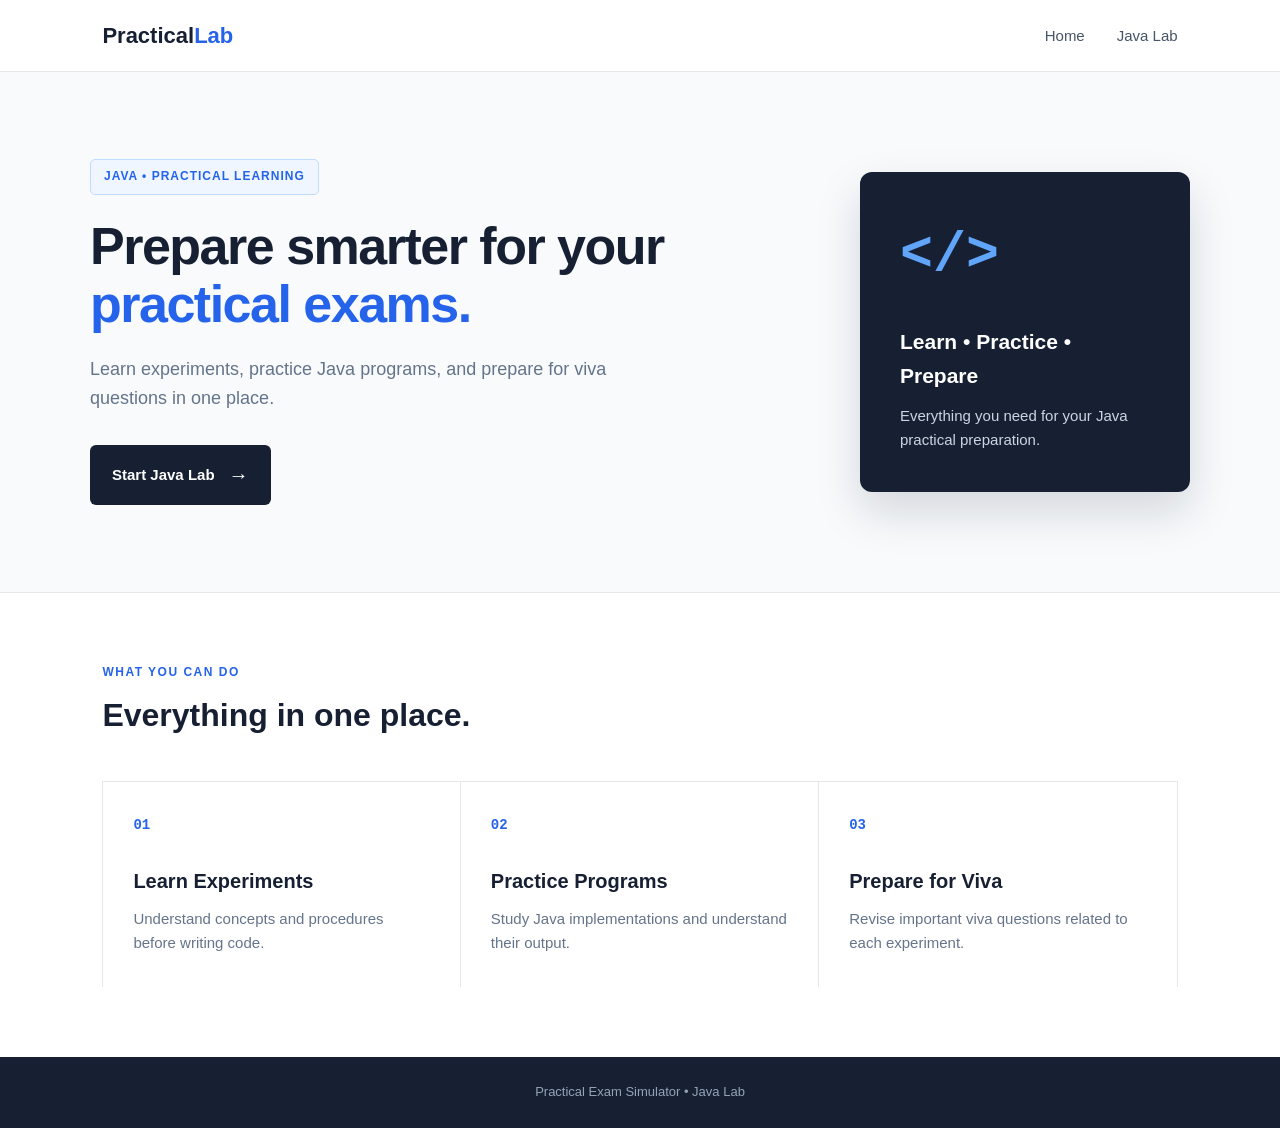
<file: index.html>
<!DOCTYPE html>
<html lang="en">

<head>
    <meta charset="UTF-8">
    <meta name="viewport" content="width=device-width, initial-scale=1.0">

    <title>Practical Exam Simulator</title>

    <link rel="stylesheet" href="style.css">
</head>

<body>

    <header class="navbar">
        <div class="logo">
            Practical<span>Lab</span>
        </div>

        <nav>
            <a href="index.html">Home</a>
            <a href="java_lab.html">Java Lab</a>
        </nav>
    </header>


    <main>

        <section class="hero">

            <div class="hero-content">

                <div class="tag">
                    JAVA • PRACTICAL LEARNING
                </div>

                <h1>
                    Prepare smarter for your
                    <span>practical exams.</span>
                </h1>

                <p>
                    Learn experiments, practice Java programs,
                    and prepare for viva questions in one place.
                </p>

                <a class="start-btn" href="java_lab.html">
                    Start Java Lab
                    <span>→</span>
                </a>

            </div>

            <div class="hero-box">
                <div class="code-symbol">&lt;/&gt;</div>

                <h3>Learn • Practice • Prepare</h3>

                <p>
                    Everything you need for your Java practical preparation.
                </p>
            </div>

        </section>


        <section class="features">

            <div class="section-heading">
                <p class="small-title">WHAT YOU CAN DO</p>
                <h2>Everything in one place.</h2>
            </div>


            <div class="feature-container">

                <div class="feature">
                    <div class="feature-number">01</div>
                    <h3>Learn Experiments</h3>
                    <p>
                        Understand concepts and procedures before writing code.
                    </p>
                </div>

                <div class="feature">
                    <div class="feature-number">02</div>
                    <h3>Practice Programs</h3>
                    <p>
                        Study Java implementations and understand their output.
                    </p>
                </div>

                <div class="feature">
                    <div class="feature-number">03</div>
                    <h3>Prepare for Viva</h3>
                    <p>
                        Revise important viva questions related to each experiment.
                    </p>
                </div>

            </div>

        </section>

    </main>


    <footer>
        <p>Practical Exam Simulator • Java Lab</p>
    </footer>

</body>

</html>
</file>
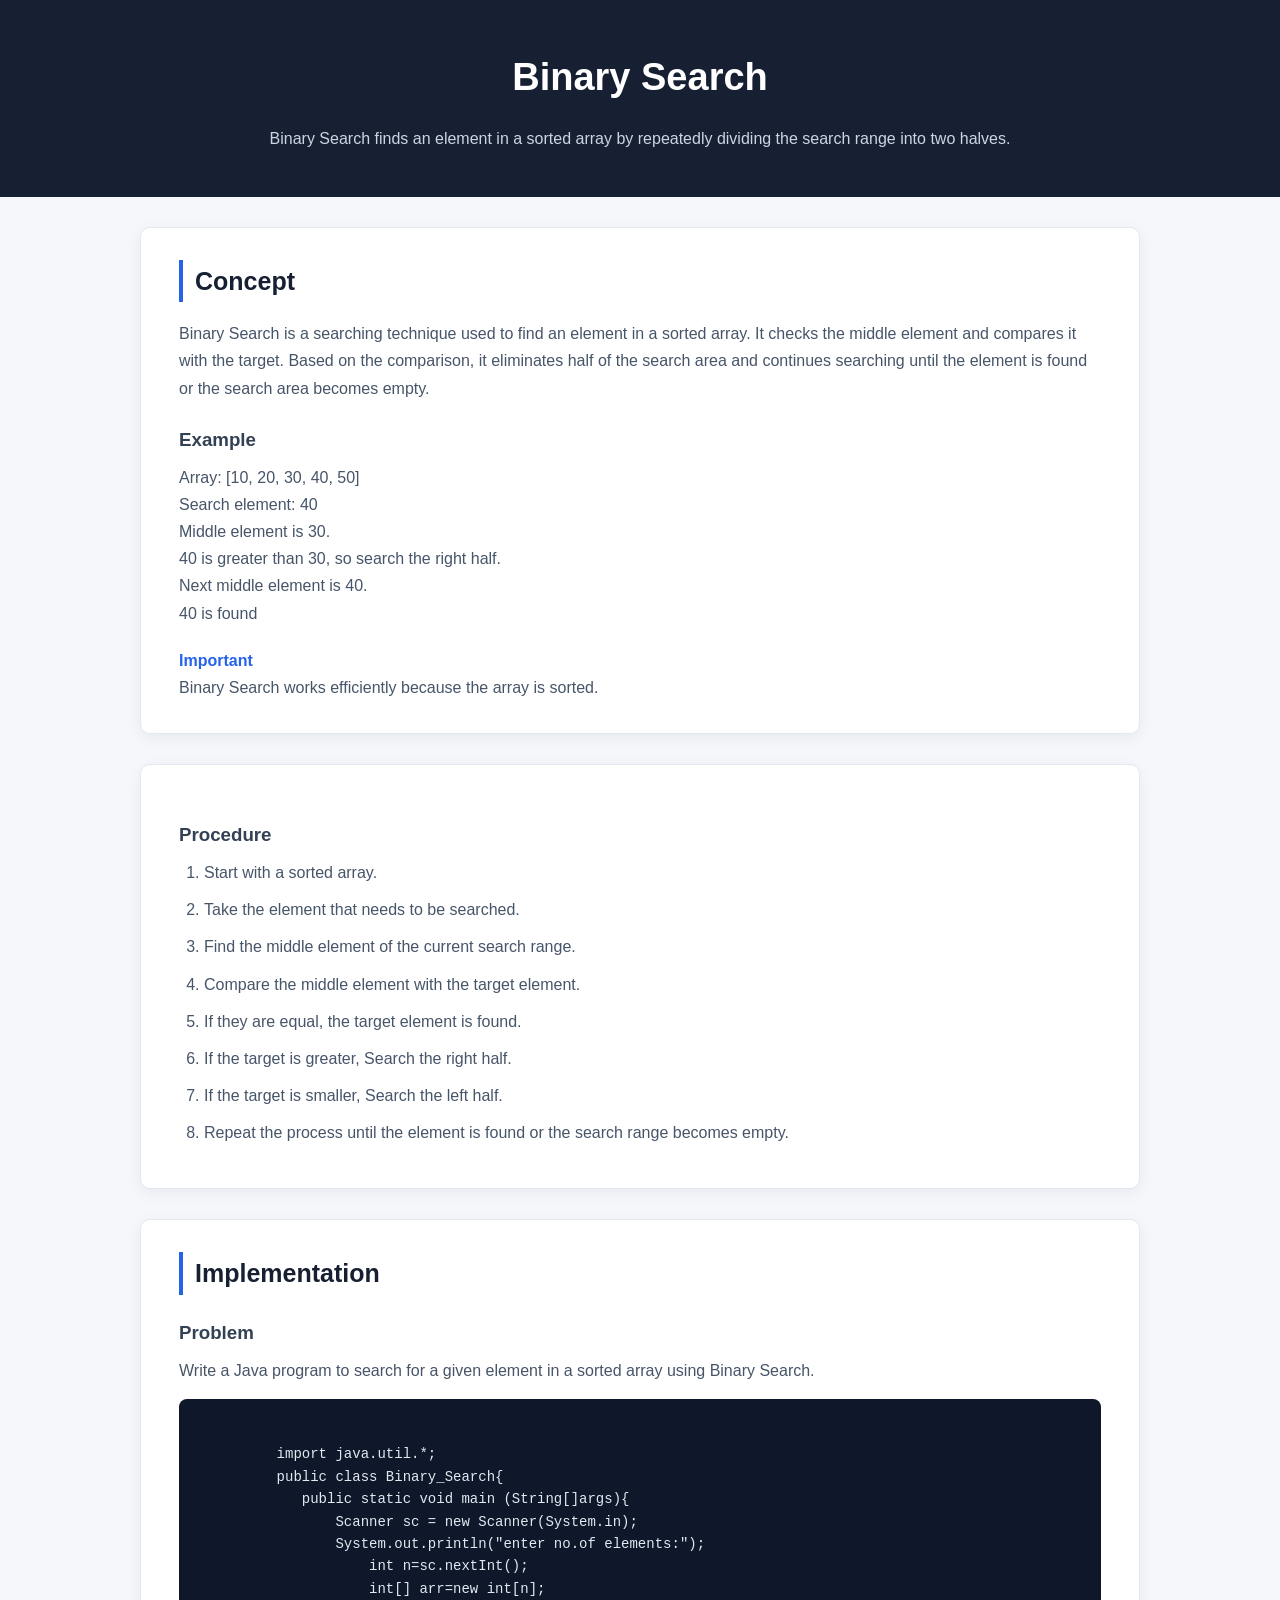
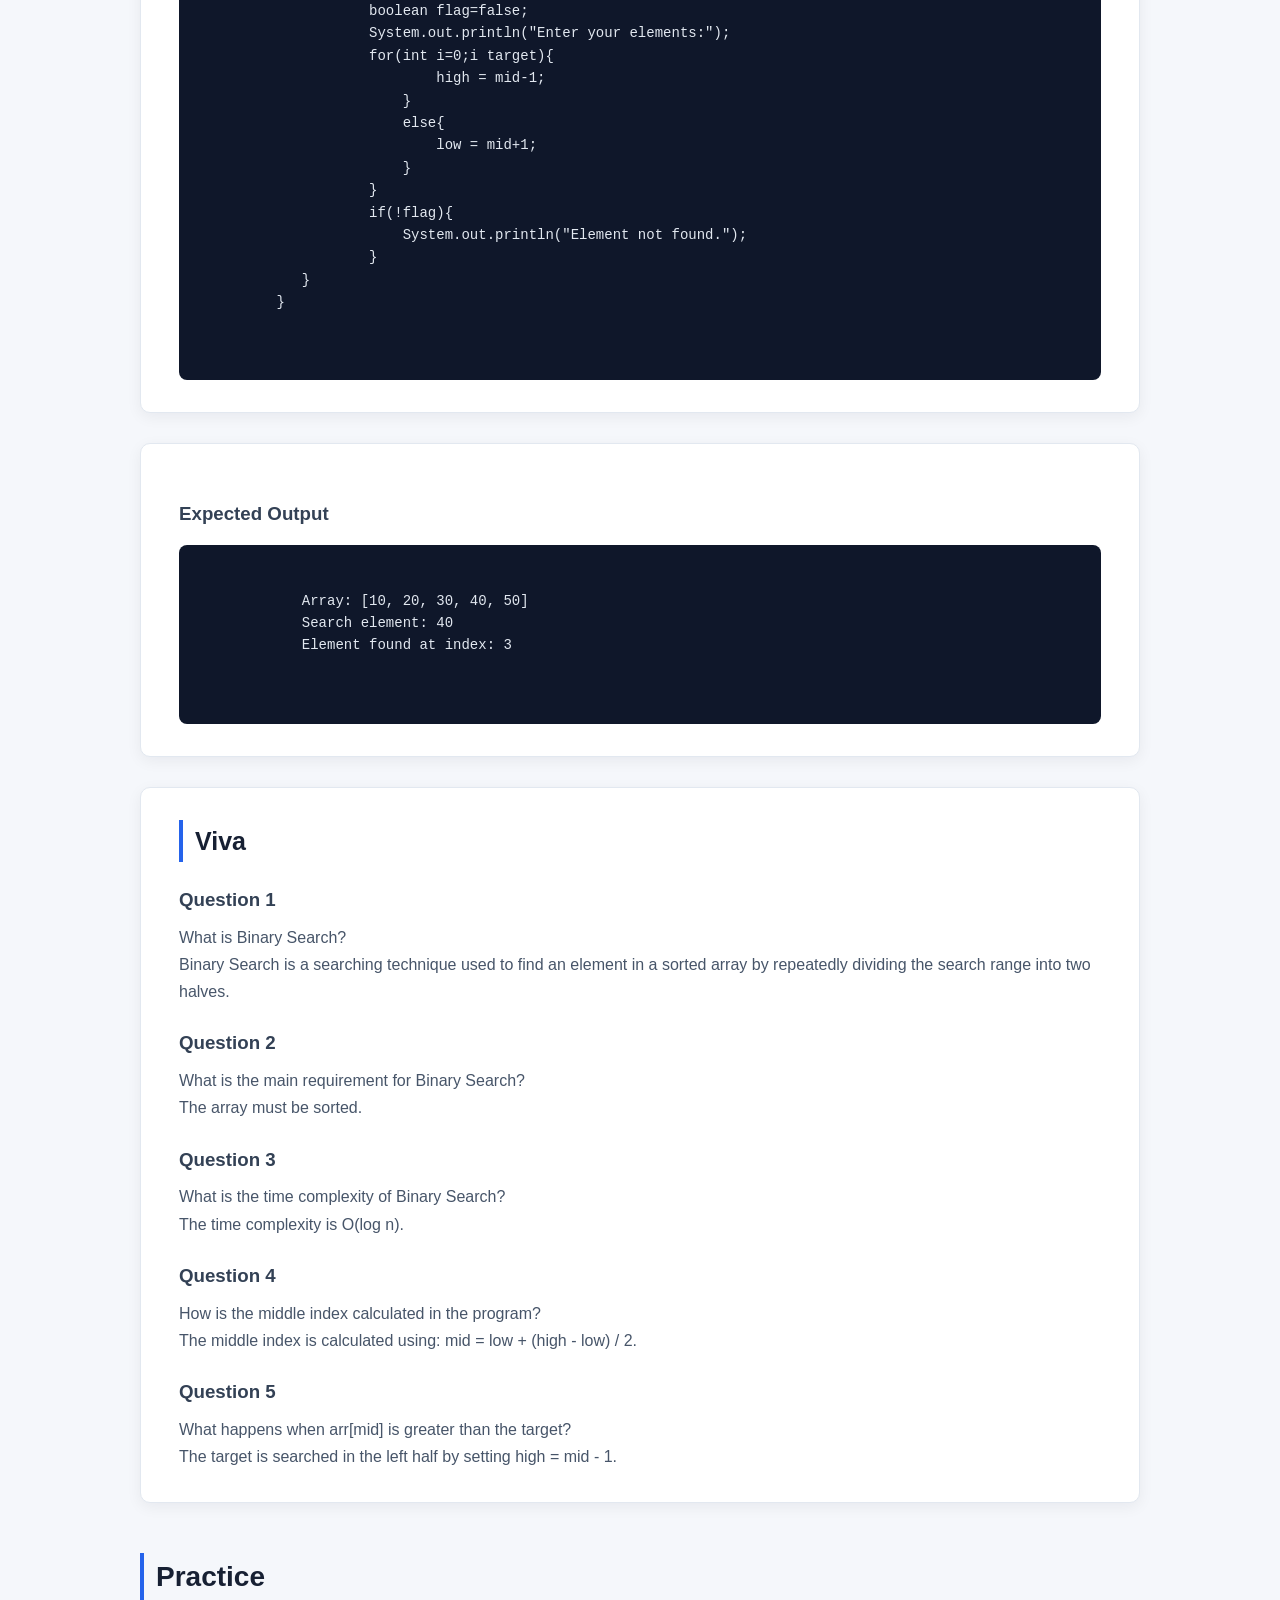
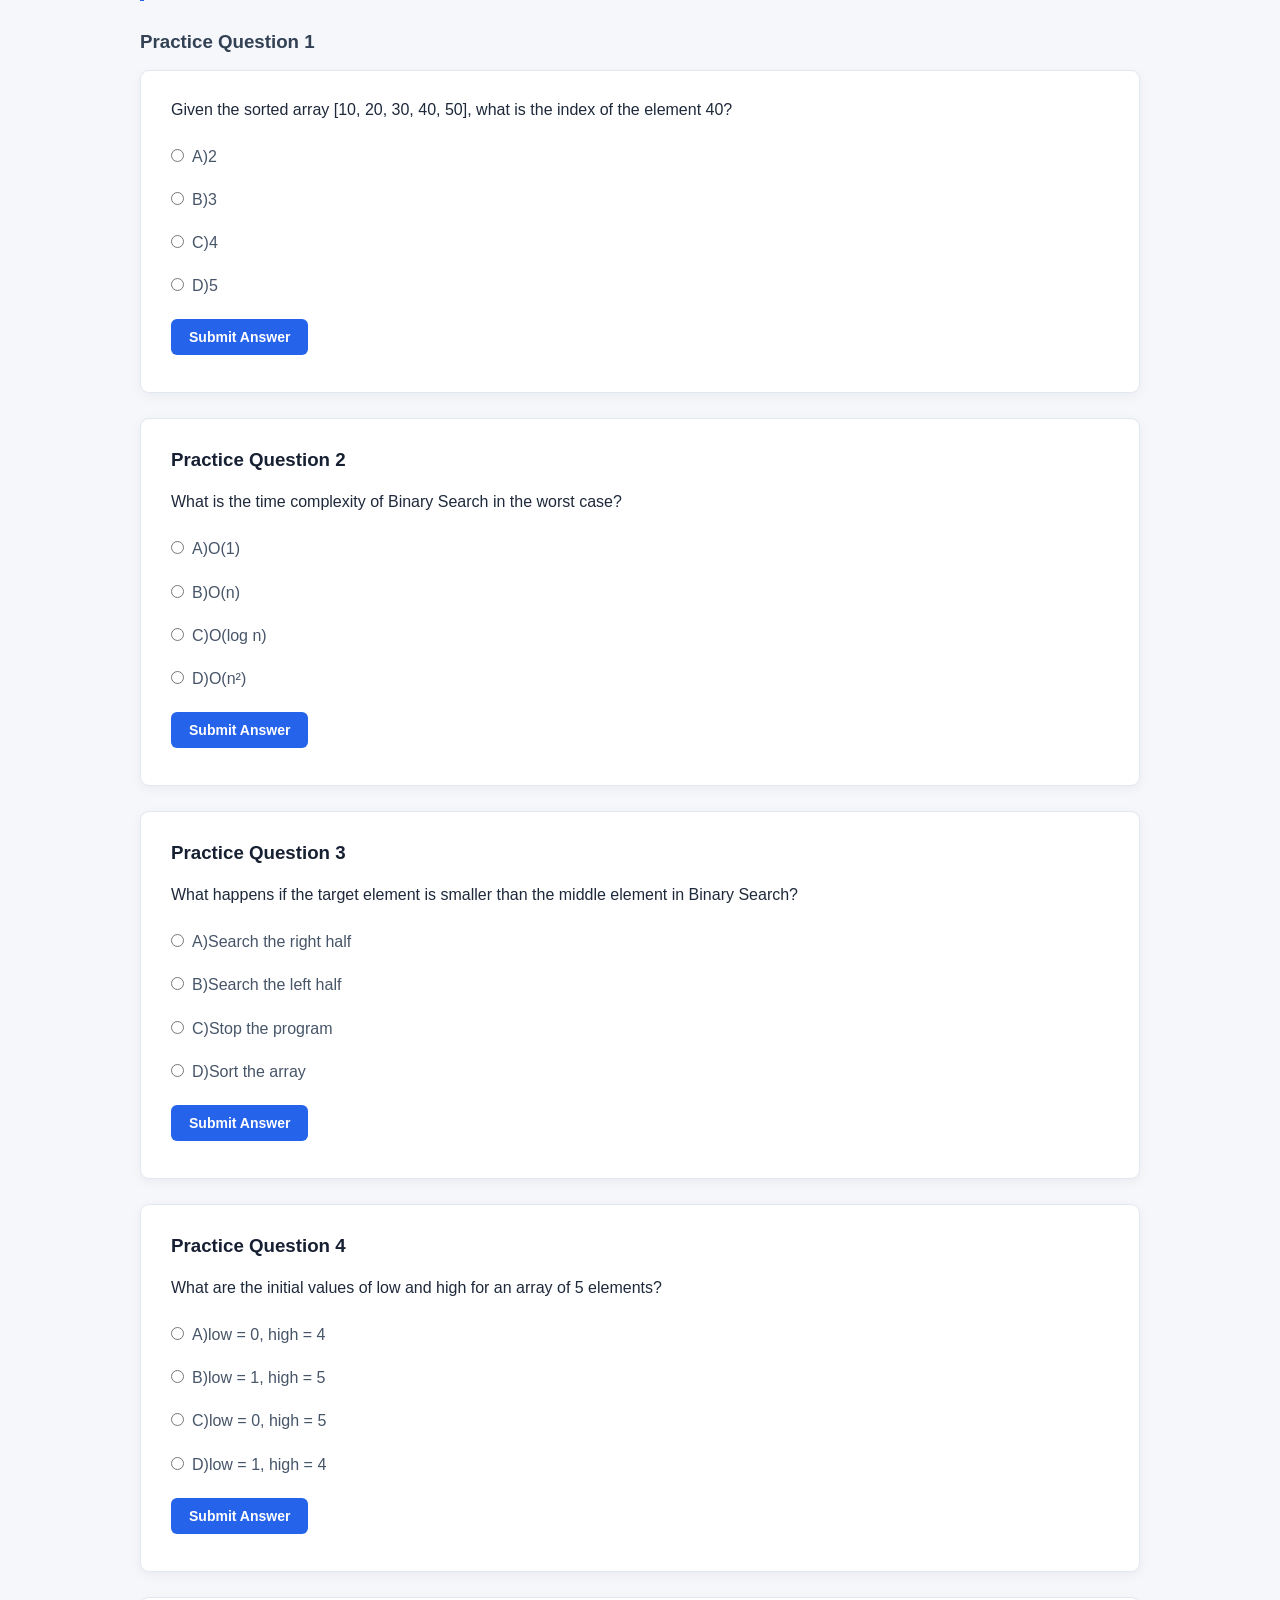
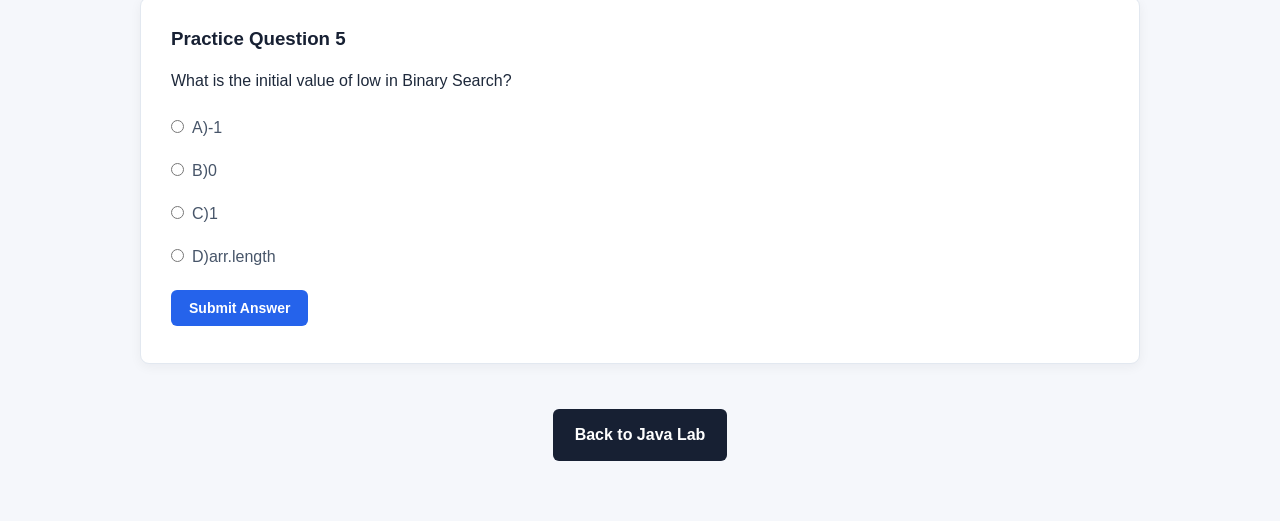
<file: Binary_search.html>
<!DOCTYPE html>
<head>
    <title>Binary Search</title>
    <link rel="stylesheet" href="experiment.css">
</head>
<body>
    <h1>Binary Search</h1>
    <p>Binary Search finds an element in a sorted array by repeatedly dividing the search range into two halves.</p>
    <div class="section-card">
    <h2>Concept</h2>
    <p>Binary Search is a searching technique used to find an element in a sorted array. It checks the middle element and compares it with the target. Based on the comparison, it eliminates half of the search area and continues searching until the element is found or the search area becomes empty.</p>
    <h3>Example</h3>
    <p>
      Array: [10, 20, 30, 40, 50]<br>
      Search element: 40<br>
      Middle element is 30.<br>
      40 is greater than 30, so search the right half.<br>
      Next middle element is 40.<br>
      40 is found<br>
    </p>
    <h4>Important</h4>
    <p>Binary Search works efficiently because the array is sorted.</p>
    </div>
    <div class="section-card">
    <h3>Procedure</h3>
    <ol>
        <li>Start with a sorted array.</li>
        <li>Take the element that needs to be searched.</li>
        <li>Find the middle element of the current search range.</li>
        <li>Compare the middle element with the target element.</li>
        <li>If they are equal, the target element is found.</li>
        <li>If the target is greater, Search the right half.</li>
        <li>If the target is smaller, Search the left half.</li>
        <li>Repeat the process until the element is found or the search range becomes empty.</li>
    </ol>
    </div>
    <div class="section-card">
    <h2>Implementation</h2>
    <h3>Problem</h3>
    <p>Write a Java program to search for a given element in a sorted array using Binary Search.</p>
    <pre>
        <code>
         import java.util.*;
         public class Binary_Search{
            public static void main (String[]args){
                Scanner sc = new Scanner(System.in);
                System.out.println("enter no.of elements:");
                    int n=sc.nextInt();
                    int[] arr=new int[n];
                    boolean flag=false;
                    System.out.println("Enter your elements:");
                    for(int i=0;i<arr.length;i++){
                        arr[i]=sc.nextInt();
                    }
                    System.out.println("enter your target element:");
                    int target=sc.nextInt();
                    int low = 0,high = arr.length-1;
                    while(low<=high){
                        int mid = low+(high-low)/2;
                        if(arr[mid] == target){
                          System.out.println("Target found at index: "+mid);
                          flag = true;
                          break;
                        }
                        if(arr[mid] > target){
                            high = mid-1;
                        }
                        else{
                            low = mid+1;
                        }
                    }
                    if(!flag){
                        System.out.println("Element not found.");
                    }
            }
         }
        </code>
    </pre>
    </div>
    <div class="section-card">
    <h3>Expected Output</h3>
    <pre>
        <code>
            Array: [10, 20, 30, 40, 50]
            Search element: 40
            Element found at index: 3
        </code>
    </pre>
    </div>
    <div class="section-card">
<h2>Viva</h2>
<h3>Question 1</h3>
<p>What is Binary Search?</p>
<p>Binary Search is a searching technique used to find an element in a sorted array by repeatedly dividing the search range into two halves.</p>

<h3>Question 2</h3>
<p>What is the main requirement for Binary Search?</p>
<p>The array must be sorted.</p>

<h3>Question 3</h3>
<p>What is the time complexity of Binary Search?</p>
<p>The time complexity is O(log n).</p>

<h3>Question 4</h3>
<p>How is the middle index calculated in the program?</p>
<p>The middle index is calculated using: mid = low + (high - low) / 2.</p>

<h3>Question 5</h3>
<p>What happens when arr[mid] is greater than the target?</p>
<p>The target is searched in the left half by setting high = mid - 1.</p>
</div>

<h2>Practice</h2>
    <h3>Practice Question 1</h3>
    <div class="practice-card">
    <p>Given the sorted array [10, 20, 30, 40, 50], what is the index of the element 40?</p>
    <ul>
        <li><input type="radio" name="question1" value="1">A)2</li>
        <li><input type="radio" name="question1" value="2">B)3</li>
        <li><input type="radio" name="question1" value="3">C)4</li>
        <li><input type="radio" name="question1" value="4">D)5</li>
    </ul>
    <button onclick="checkAnswer(1)">Submit Answer</button>
    <p id="result1"></p>
    </div>
    <div class="practice-card">
    <h3>Practice Question 2</h3>
    <p>What is the time complexity of Binary Search in the worst case?</p>
    <ul>
        <li><input type="radio" name="question2" value="1">A)O(1)</li>
        <li><input type="radio" name="question2" value="2">B)O(n)</li>
        <li><input type="radio" name="question2" value="3">C)O(log n)</li>
        <li><input type="radio" name="question2" value="4">D)O(n²)</li>
    </ul>
    <button onclick="checkAnswer(2)">Submit Answer</button>
    <p id="result2"></p>
    </div>
    <div class="practice-card">
    <h3>Practice Question 3</h3>
    <p>What happens if the target element is smaller than the middle element in Binary Search?</p>
    <ul>
        <li><input type="radio" name="question3" value="1">A)Search the right half</li>
        <li><input type="radio" name="question3" value="2">B)Search the left half</li>
        <li><input type="radio" name="question3" value="3">C)Stop the program</li>
        <li><input type="radio" name="question3" value="4">D)Sort the array</li>
    </ul>
    <button onclick="checkAnswer(3)">Submit Answer</button>
    <p id="result3"></p>
    </div>
    <div class="practice-card">
    <h3>Practice Question 4</h3>
    <p>What are the initial values of low and high for an array of 5 elements?</p>
    <ul>
        <li><input type="radio" name="question4" value="1">A)low = 0, high = 4</li>
        <li><input type="radio" name="question4" value="2">B)low = 1, high = 5</li>
        <li><input type="radio" name="question4" value="3">C)low = 0, high = 5</li>
        <li><input type="radio" name="question4" value="4">D)low = 1, high = 4</li>
    </ul>
    <button onclick="checkAnswer(4)">Submit Answer</button>
    <p id="result4"></p>
    </div>
    <div class="practice-card">
    <h3>Practice Question 5</h3>
    <p>What is the initial value of low in Binary Search?</p>
    <ul>
        <li><input type="radio" name="question5" value="1">A)-1</li>
        <li><input type="radio" name="question5" value="2">B)0</li>
        <li><input type="radio" name="question5" value="3">C)1</li>
        <li><input type="radio" name="question5" value="4">D)arr.length</li>
    </ul>
    <button onclick="checkAnswer(5)">Submit Answer</button>
    <p id="result5"></p>
    </div>
    <a href="java_lab.html">Back to Java Lab</a>
    <script>
        const question1 = {
                number: 1,
                correctAnswer: 2
            };
            const question2 = {
                number: 2,
                correctAnswer: 2
            };
            const question3 = {
                number: 3,
                correctAnswer: 3
            };
            const question4 = {
                number: 4,
                correctAnswer: 1
            };
            const question5 = {
                number: 5,
                correctAnswer: 2
            };
        function checkAnswer(questionNumber){
            
            let currentQuestion;
            if(questionNumber == 1){
                currentQuestion = question1;
            }
            else if(questionNumber == 2){
                currentQuestion = question2;
            }
            else if(questionNumber == 3){
                currentQuestion = question3;
            }
            else if(questionNumber == 4){
                currentQuestion = question4;
            }
            else{
                currentQuestion = question5;
            }

            const correctMessage = "correct!";
            const selected = document.querySelector('input[name="question'+questionNumber+'"]:checked');
            const result = document.querySelector("#result"+questionNumber);

            if(selected == null){
                result.textContent = "Please select an answer!";
                return;
            }

            if(selected.value == currentQuestion.correctAnswer){
                result.textContent = "Question "+currentQuestion.number+": "+correctMessage;
            }
            else{
                result.textContent = "Incorrect! The correct Answer is: "+currentQuestion.correctAnswer;   
            }
        }
    </script>
</body>
</file>
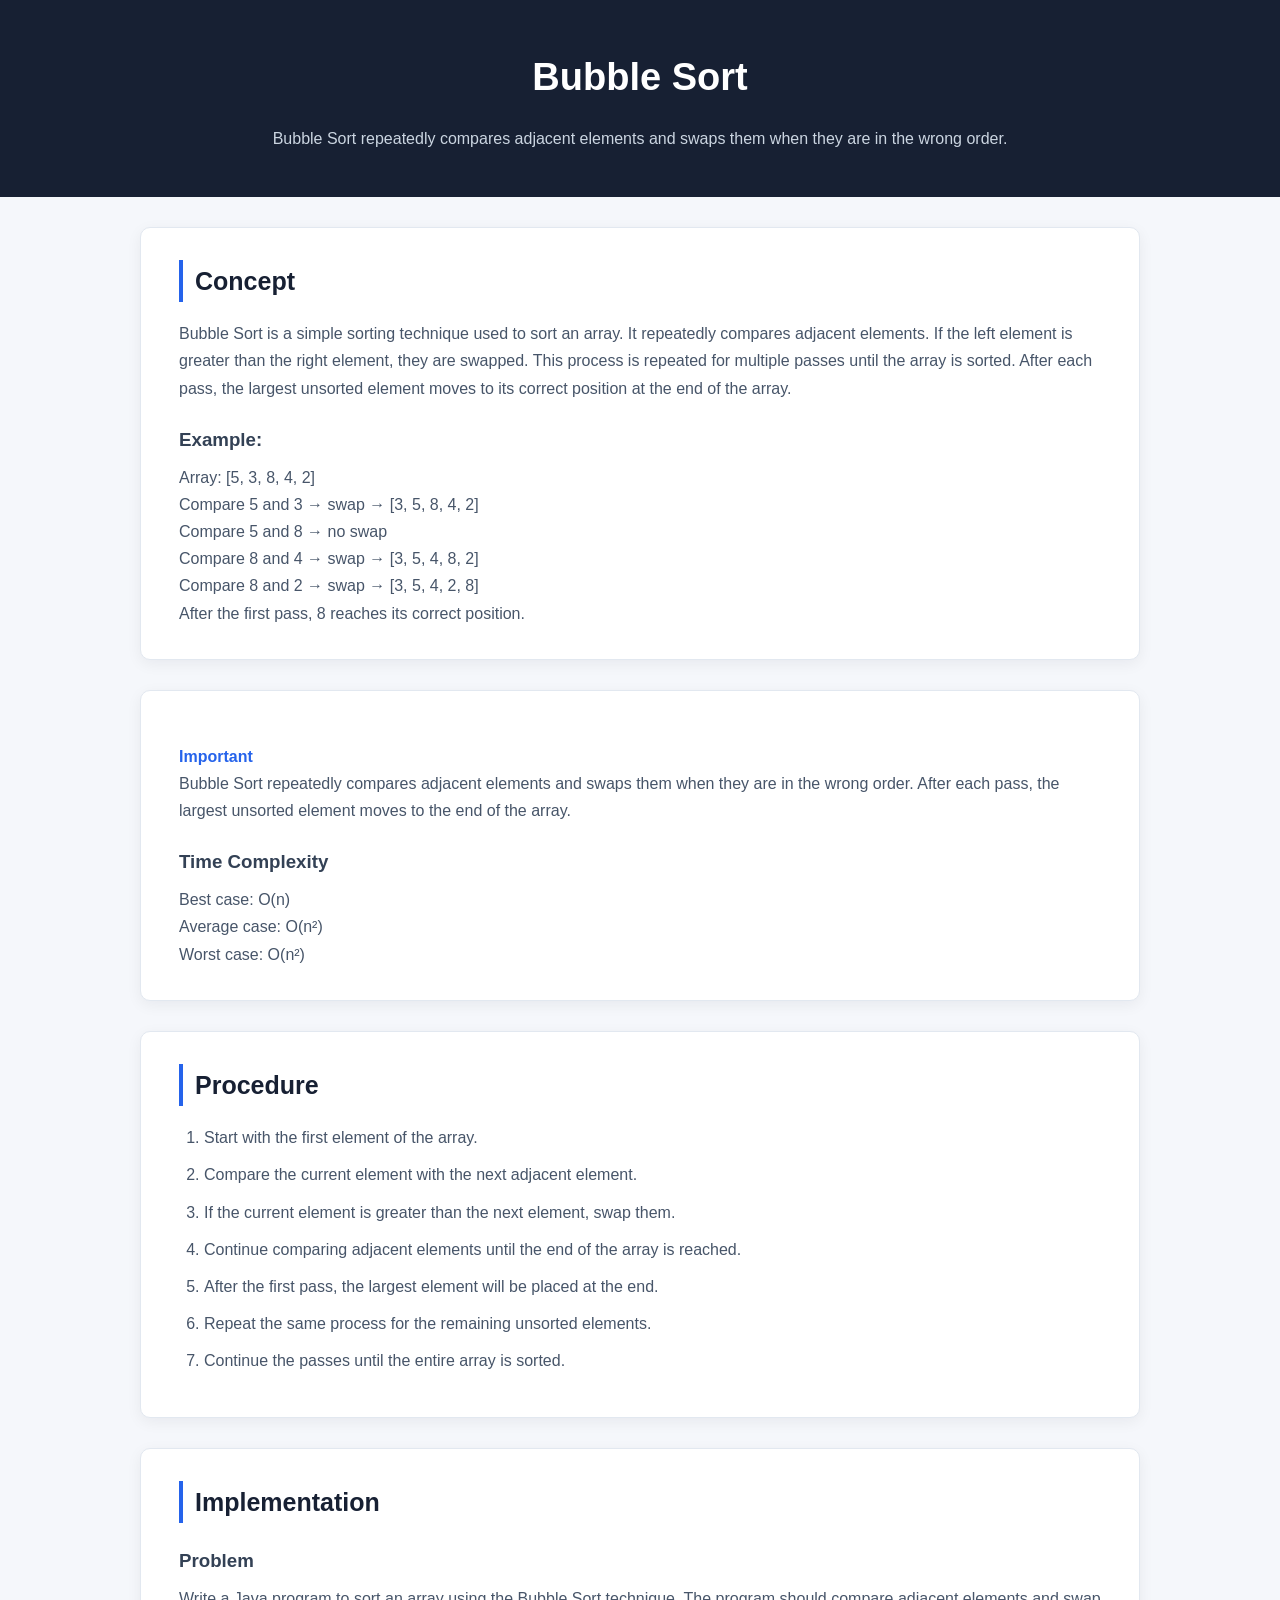
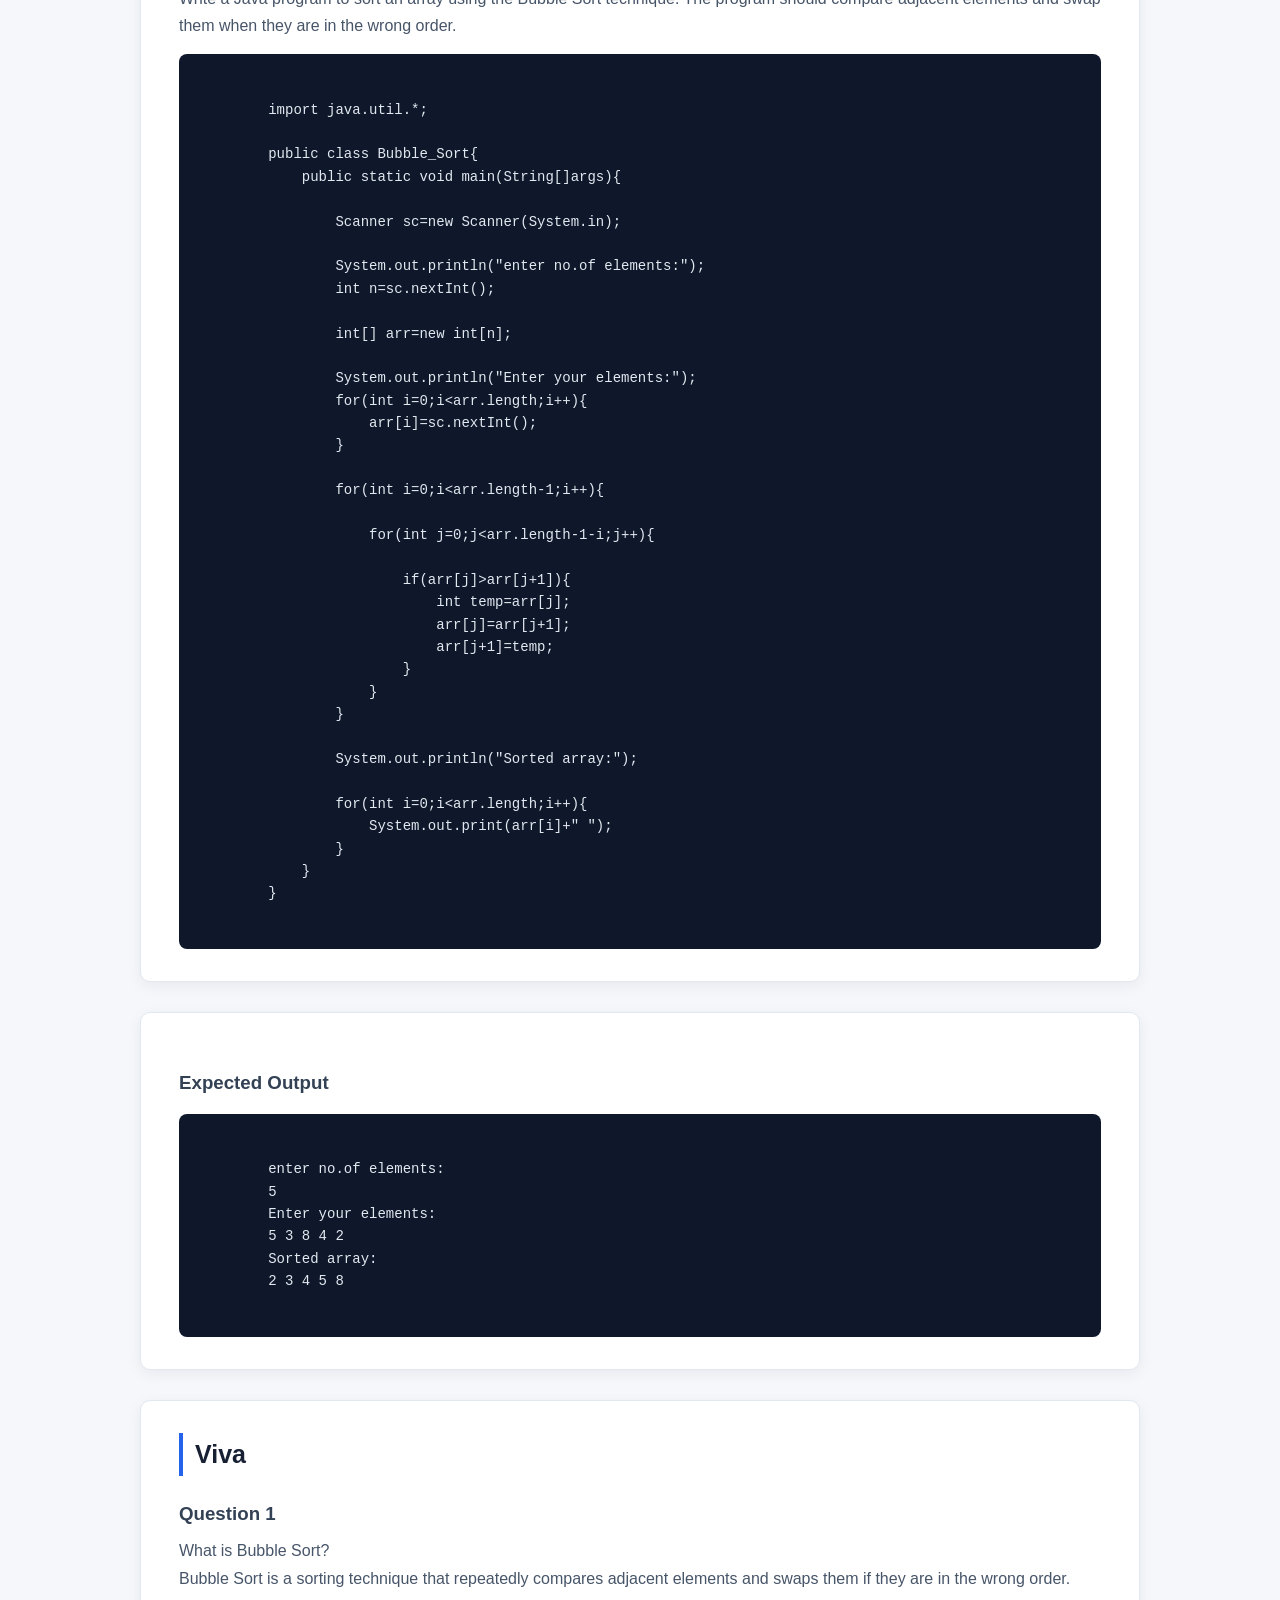
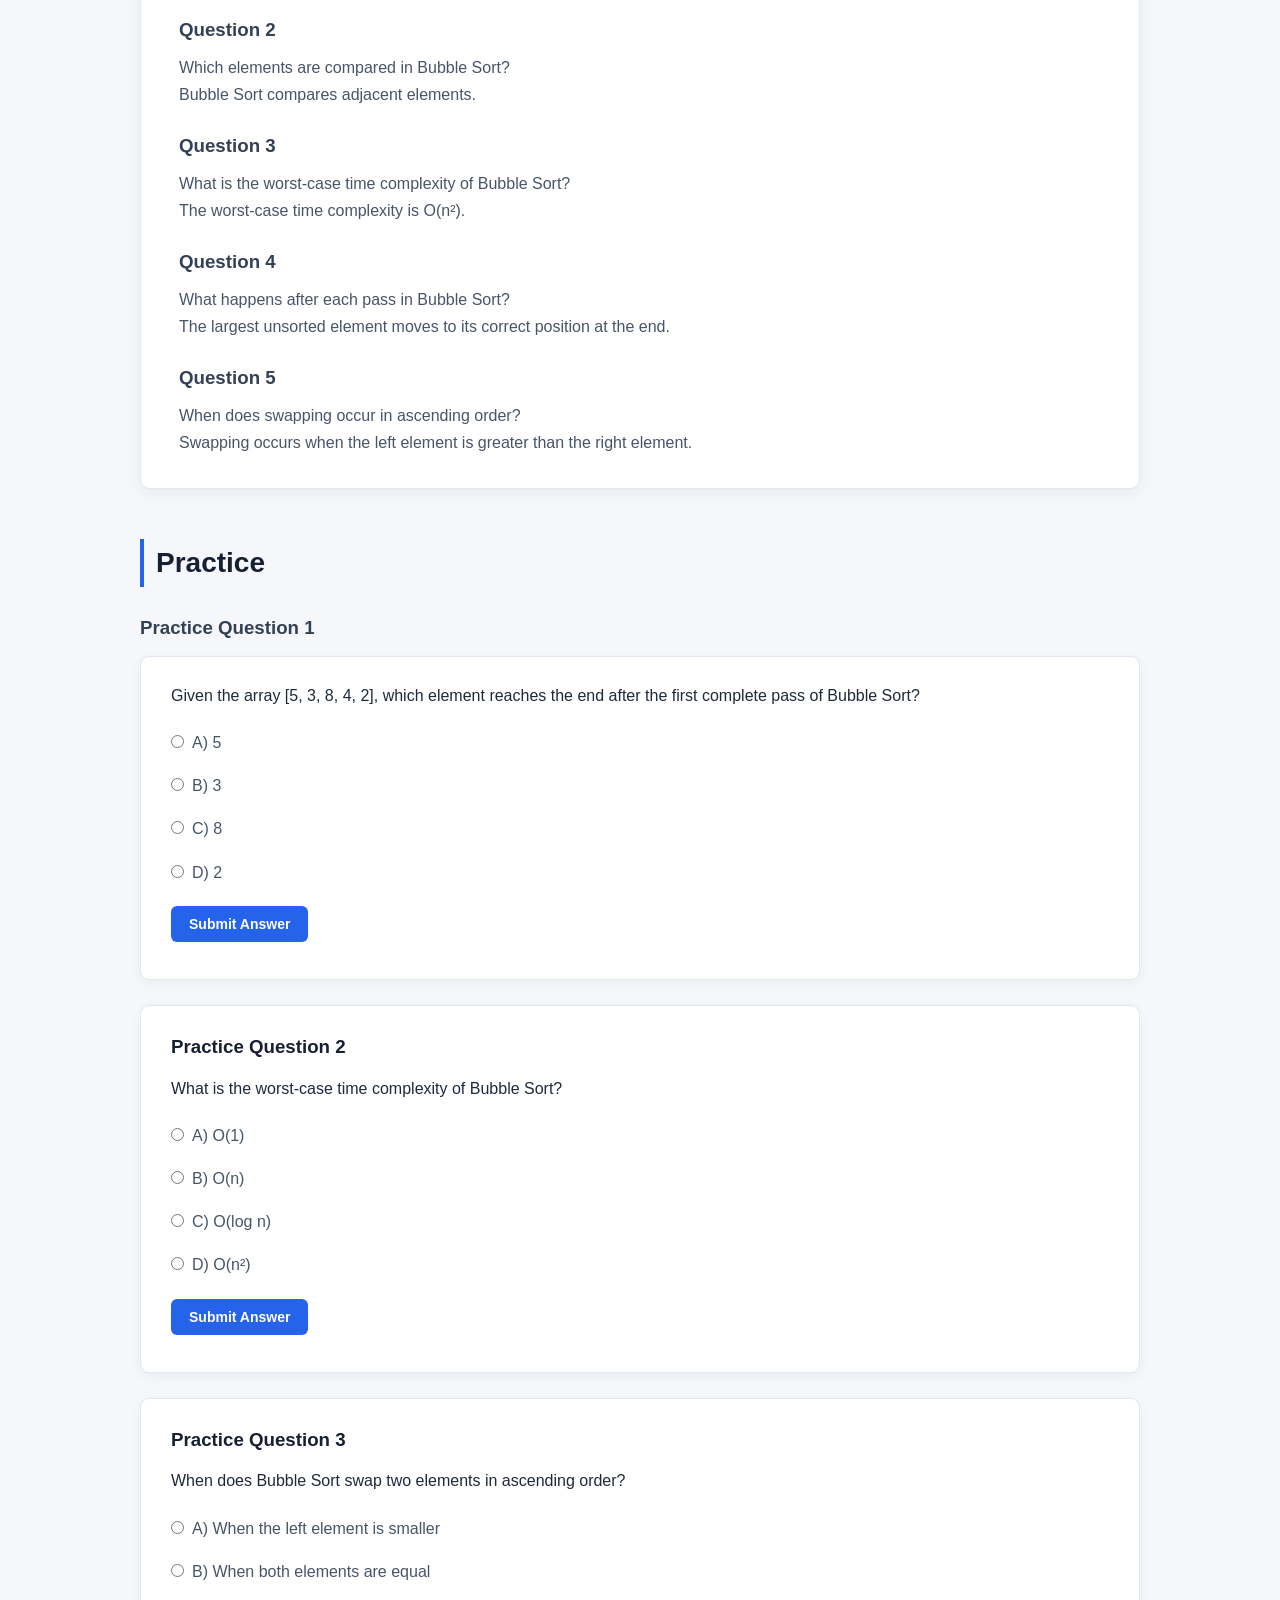
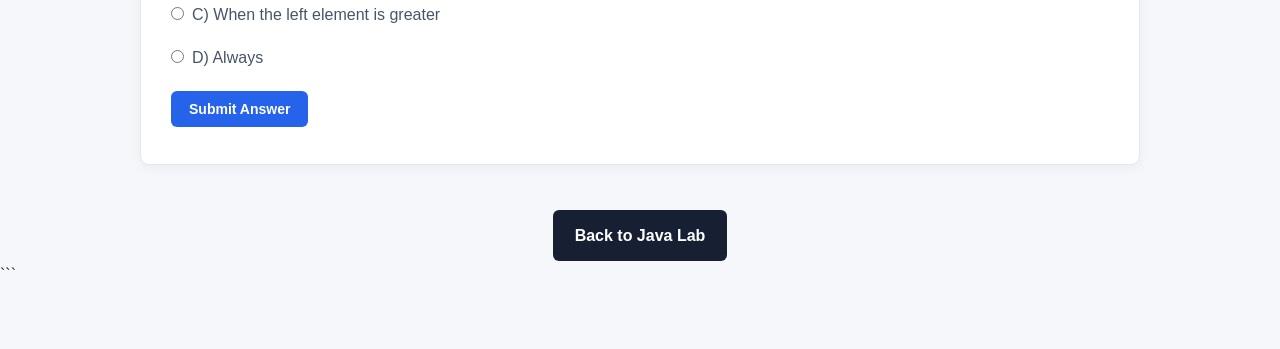
<file: Bubble_sort.html>
<!DOCTYPE html>

<head>
    <title>Bubble Sort</title>
    <link rel="stylesheet" href="experiment.css">
</head>
<body>
    <h1>Bubble Sort</h1>
    <p>Bubble Sort repeatedly compares adjacent elements and swaps them when they are in the wrong order.</p>

<div class="section-card">
<h2>Concept</h2>
<p>
    Bubble Sort is a simple sorting technique used to sort an array.
    It repeatedly compares adjacent elements. If the left element is
    greater than the right element, they are swapped. This process is
    repeated for multiple passes until the array is sorted. After each
    pass, the largest unsorted element moves to its correct position
    at the end of the array.
</p>

<h3>Example:</h3>
<p>
    Array: [5, 3, 8, 4, 2]<br>
    Compare 5 and 3 → swap → [3, 5, 8, 4, 2]<br>
    Compare 5 and 8 → no swap<br>
    Compare 8 and 4 → swap → [3, 5, 4, 8, 2]<br>
    Compare 8 and 2 → swap → [3, 5, 4, 2, 8]<br>
    After the first pass, 8 reaches its correct position.
</p>
</div>
<div class="section-card">
<h4>Important</h4>
<p>
    Bubble Sort repeatedly compares adjacent elements and swaps them
    when they are in the wrong order. After each pass, the largest
    unsorted element moves to the end of the array.
</p>

<h3>Time Complexity</h3>
<p>Best case: O(n)</p>
<p>Average case: O(n²)</p>
<p>Worst case: O(n²)</p>
</div>
<div class="section-card">
<h2>Procedure</h2>
<ol>
    <li>Start with the first element of the array.</li>
    <li>Compare the current element with the next adjacent element.</li>
    <li>If the current element is greater than the next element, swap them.</li>
    <li>Continue comparing adjacent elements until the end of the array is reached.</li>
    <li>After the first pass, the largest element will be placed at the end.</li>
    <li>Repeat the same process for the remaining unsorted elements.</li>
    <li>Continue the passes until the entire array is sorted.</li>
</ol>
</div>
<div class="section-card">
<h2>Implementation</h2>

<h3>Problem</h3>
<p>
    Write a Java program to sort an array using the Bubble Sort technique.
    The program should compare adjacent elements and swap them when they
    are in the wrong order.
</p>

<pre>
    <code>
        import java.util.*;

        public class Bubble_Sort{
            public static void main(String[]args){

                Scanner sc=new Scanner(System.in);

                System.out.println("enter no.of elements:");
                int n=sc.nextInt();

                int[] arr=new int[n];

                System.out.println("Enter your elements:");
                for(int i=0;i&lt;arr.length;i++){
                    arr[i]=sc.nextInt();
                }

                for(int i=0;i&lt;arr.length-1;i++){

                    for(int j=0;j&lt;arr.length-1-i;j++){

                        if(arr[j]&gt;arr[j+1]){
                            int temp=arr[j];
                            arr[j]=arr[j+1];
                            arr[j+1]=temp;
                        }
                    }
                }

                System.out.println("Sorted array:");

                for(int i=0;i&lt;arr.length;i++){
                    System.out.print(arr[i]+" ");
                }
            }
        }
    </code>
</pre>
</div>
<div class="section-card">
<h3>Expected Output</h3>
<pre>
    <code>
        enter no.of elements:
        5
        Enter your elements:
        5 3 8 4 2
        Sorted array:
        2 3 4 5 8
    </code>
</pre>
</div>
<div class="section-card">
<h2>Viva</h2>

<h3>Question 1</h3>
<p>What is Bubble Sort?</p>
<p>
    Bubble Sort is a sorting technique that repeatedly compares adjacent
    elements and swaps them if they are in the wrong order.
</p>

<h3>Question 2</h3>
<p>Which elements are compared in Bubble Sort?</p>
<p>
    Bubble Sort compares adjacent elements.
</p>

<h3>Question 3</h3>
<p>What is the worst-case time complexity of Bubble Sort?</p>
<p>
    The worst-case time complexity is O(n²).
</p>

<h3>Question 4</h3>
<p>What happens after each pass in Bubble Sort?</p>
<p>
    The largest unsorted element moves to its correct position at the end.
</p>

<h3>Question 5</h3>
<p>When does swapping occur in ascending order?</p>
<p>
    Swapping occurs when the left element is greater than the right element.
</p>
</div>
<h2>Practice</h2>

<h3>Practice Question 1</h3>
<div class="practice-card">
<p>
    Given the array [5, 3, 8, 4, 2], which element reaches the end
    after the first complete pass of Bubble Sort?
</p>
<ul>
    <li><input type="radio" name="question1" value="1">A) 5</li>
    <li><input type="radio" name="question1" value="2">B) 3</li>
    <li><input type="radio" name="question1" value="3">C) 8</li>
    <li><input type="radio" name="question1" value="4">D) 2</li>
</ul>
<button onclick="checkAnswer(1)">Submit Answer</button>
<p id="result1"></p>
</div>
<div class="practice-card">
<h3>Practice Question 2</h3>
<p>What is the worst-case time complexity of Bubble Sort?</p>
<ul>
    <li><input type="radio" name="question2" value="1">A) O(1)</li>
    <li><input type="radio" name="question2" value="2">B) O(n)</li>
    <li><input type="radio" name="question2" value="3">C) O(log n)</li>
    <li><input type="radio" name="question2" value="4">D) O(n²)</li>
</ul>
<button onclick="checkAnswer(2)">Submit Answer</button>
<p id="result2"></p>
</div>
<div class="practice-card">
<h3>Practice Question 3</h3>
<p>
    When does Bubble Sort swap two elements in ascending order?
</p>
<ul>
    <li><input type="radio" name="question3" value="1">A) When the left element is smaller</li>
    <li><input type="radio" name="question3" value="2">B) When both elements are equal</li>
    <li><input type="radio" name="question3" value="3">C) When the left element is greater</li>
    <li><input type="radio" name="question3" value="4">D) Always</li>
</ul>
<button onclick="checkAnswer(3)">Submit Answer</button>
<p id="result3"></p>
</div>
<a href="java_lab.html">Back to Java Lab</a>

<script>
    const question1 = {
        number: 1,
        correctAnswer: 3
    };

    const question2 = {
        number: 2,
        correctAnswer: 4
    };

    const question3 = {
        number: 3,
        correctAnswer: 3
    };

    function checkAnswer(questionNumber){

        let currentQuestion;

        if(questionNumber == 1){
            currentQuestion = question1;
        }
        else if(questionNumber == 2){
            currentQuestion = question2;
        }
        else{
            currentQuestion = question3;
        }

        const correctMessage = "correct!";
        const selected = document.querySelector(
            'input[name="question'+questionNumber+'"]:checked'
        );

        const result = document.querySelector("#result"+questionNumber);

        if(selected == null){
            result.textContent = "Please select an answer!";
            return;
        }

        if(selected.value == currentQuestion.correctAnswer){
            result.textContent = "Question "+currentQuestion.number+": "+correctMessage;
        }
        else{
            result.textContent =
                "Incorrect! The correct Answer is: "+
                currentQuestion.correctAnswer;
        }
    }
</script>
```

</body>
</file>
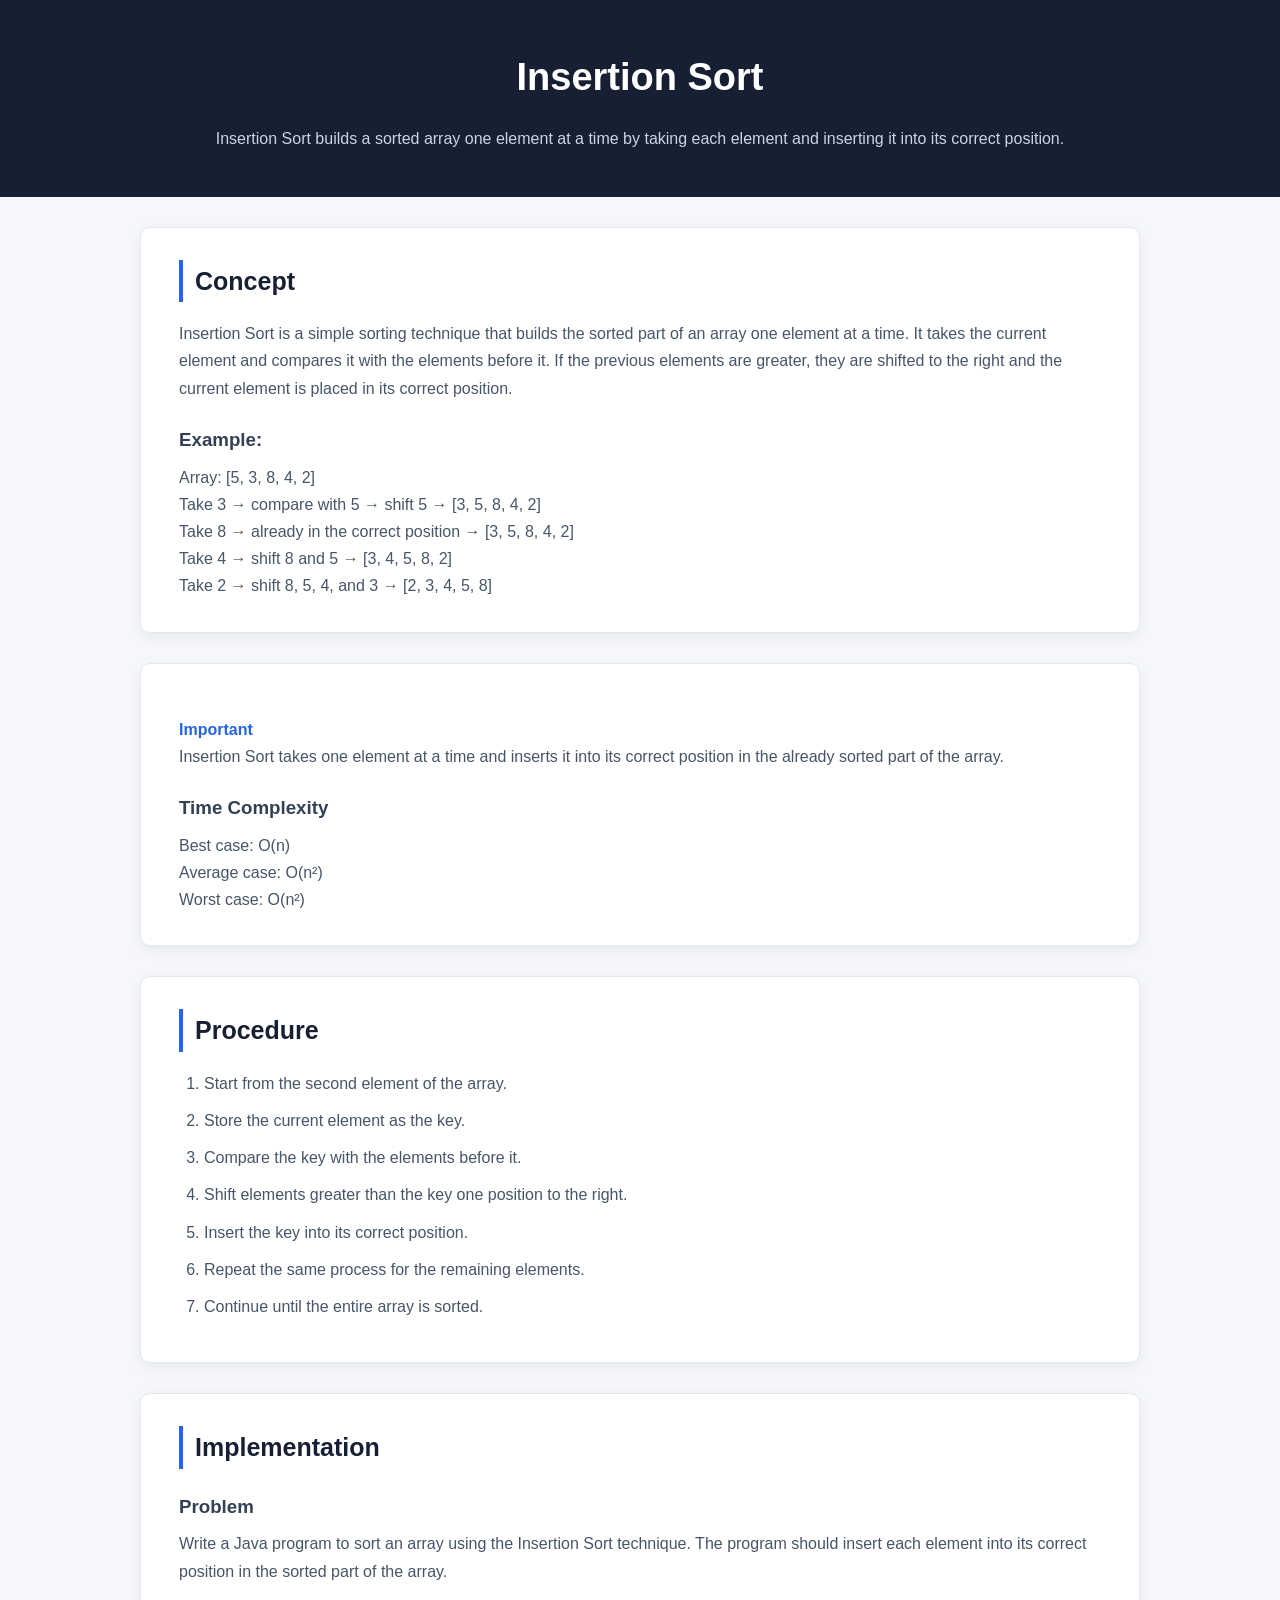
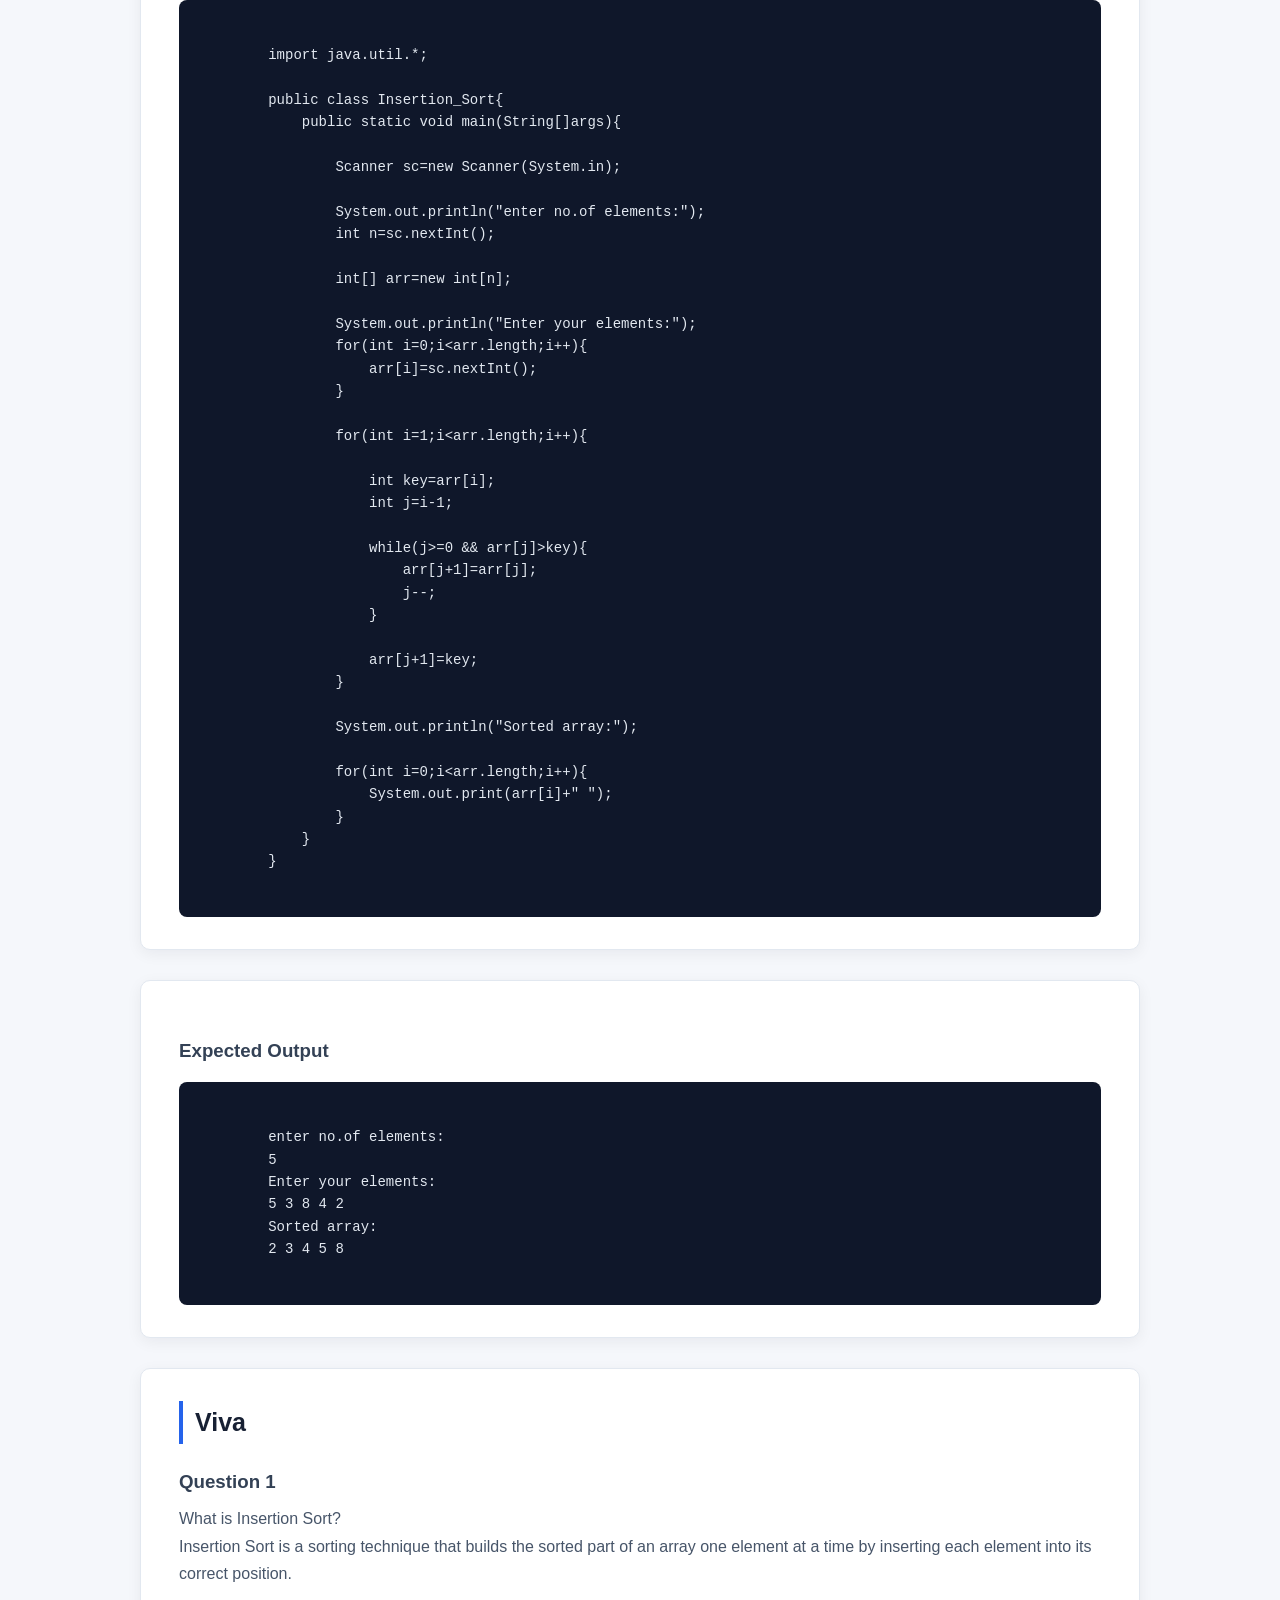
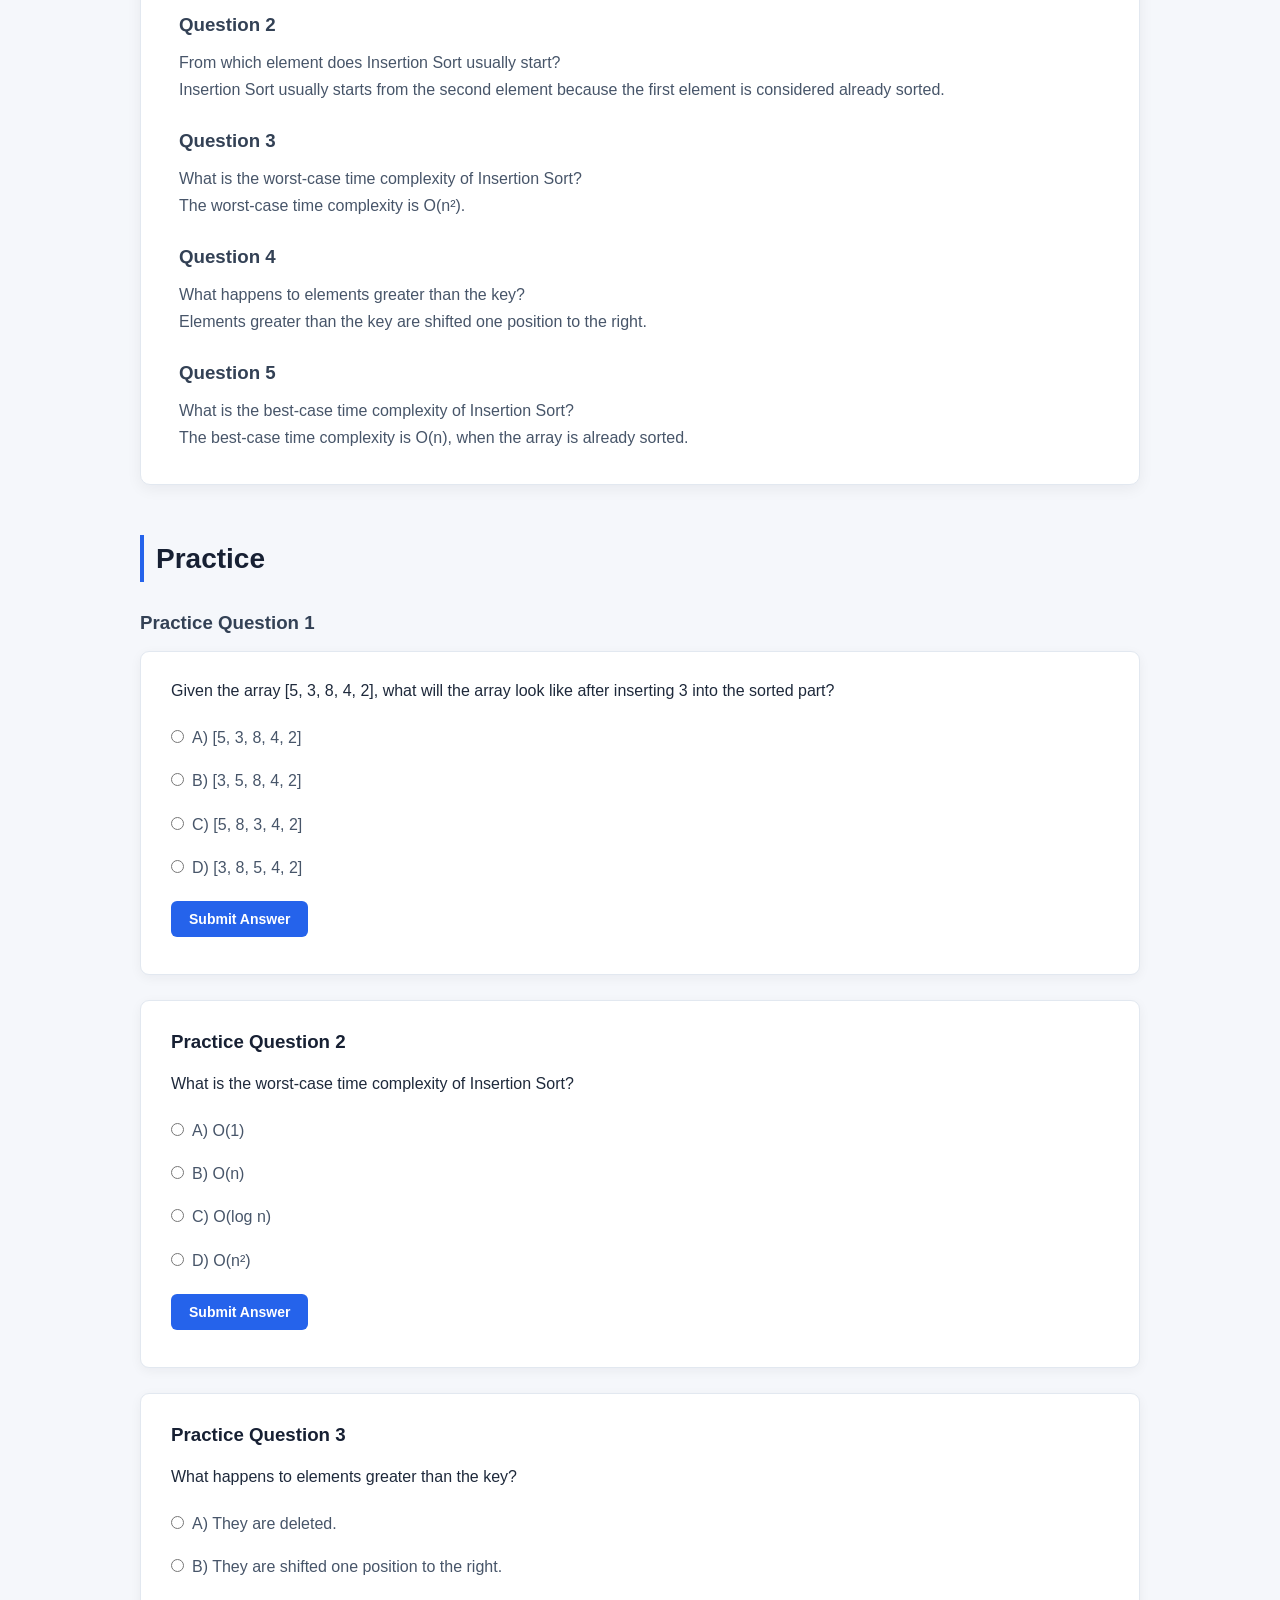
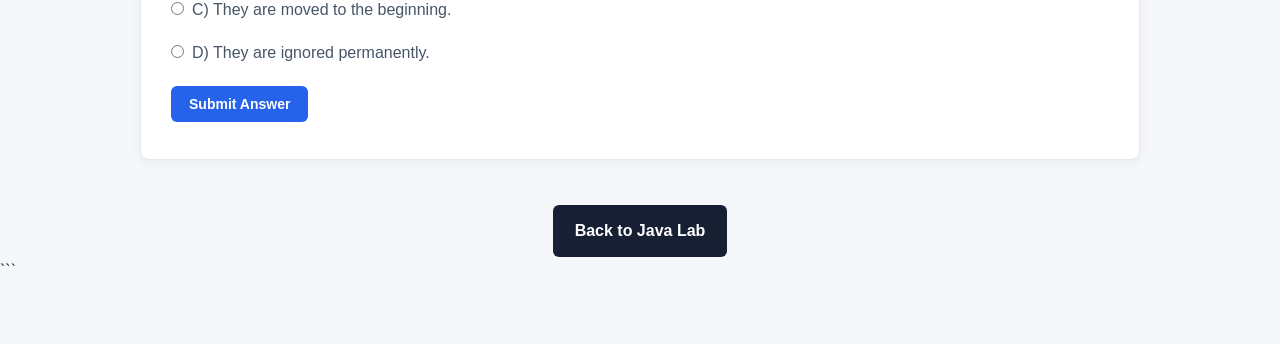
<file: Insertion_sort.html>
<!DOCTYPE html>

<head>
    <title>Insertion Sort</title>
    <link rel="stylesheet" href="experiment.css">
</head>
<body>
    <h1>Insertion Sort</h1>
    <p>Insertion Sort builds a sorted array one element at a time by taking each element and inserting it into its correct position.</p>

<div class="section-card">
<h2>Concept</h2>
<p>
    Insertion Sort is a simple sorting technique that builds the sorted part
    of an array one element at a time. It takes the current element and
    compares it with the elements before it. If the previous elements are
    greater, they are shifted to the right and the current element is placed
    in its correct position.
</p>

<h3>Example:</h3>
<p>
    Array: [5, 3, 8, 4, 2]<br>
    Take 3 → compare with 5 → shift 5 → [3, 5, 8, 4, 2]<br>
    Take 8 → already in the correct position → [3, 5, 8, 4, 2]<br>
    Take 4 → shift 8 and 5 → [3, 4, 5, 8, 2]<br>
    Take 2 → shift 8, 5, 4, and 3 → [2, 3, 4, 5, 8]
</p>
</div>
<div class="section-card">
<h4>Important</h4>
<p>
    Insertion Sort takes one element at a time and inserts it into its
    correct position in the already sorted part of the array.
</p>

<h3>Time Complexity</h3>
<p>Best case: O(n)</p>
<p>Average case: O(n²)</p>
<p>Worst case: O(n²)</p>
</div>
<div class="section-card">
<h2>Procedure</h2>
<ol>
    <li>Start from the second element of the array.</li>
    <li>Store the current element as the key.</li>
    <li>Compare the key with the elements before it.</li>
    <li>Shift elements greater than the key one position to the right.</li>
    <li>Insert the key into its correct position.</li>
    <li>Repeat the same process for the remaining elements.</li>
    <li>Continue until the entire array is sorted.</li>
</ol>
</div>
<div class="section-card">
<h2>Implementation</h2>

<h3>Problem</h3>
<p>
    Write a Java program to sort an array using the Insertion Sort technique.
    The program should insert each element into its correct position in the
    sorted part of the array.
</p>

<pre>
    <code>
        import java.util.*;

        public class Insertion_Sort{
            public static void main(String[]args){

                Scanner sc=new Scanner(System.in);

                System.out.println("enter no.of elements:");
                int n=sc.nextInt();

                int[] arr=new int[n];

                System.out.println("Enter your elements:");
                for(int i=0;i&lt;arr.length;i++){
                    arr[i]=sc.nextInt();
                }

                for(int i=1;i&lt;arr.length;i++){

                    int key=arr[i];
                    int j=i-1;

                    while(j&gt;=0 &amp;&amp; arr[j]&gt;key){
                        arr[j+1]=arr[j];
                        j--;
                    }

                    arr[j+1]=key;
                }

                System.out.println("Sorted array:");

                for(int i=0;i&lt;arr.length;i++){
                    System.out.print(arr[i]+" ");
                }
            }
        }
    </code>
</pre>
</div>
<div class="section-card">
<h3>Expected Output</h3>
<pre>
    <code>
        enter no.of elements:
        5
        Enter your elements:
        5 3 8 4 2
        Sorted array:
        2 3 4 5 8
    </code>
</pre>
</div>
<div class="section-card">
<h2>Viva</h2>

<h3>Question 1</h3>
<p>What is Insertion Sort?</p>
<p>
    Insertion Sort is a sorting technique that builds the sorted part of an
    array one element at a time by inserting each element into its correct position.
</p>

<h3>Question 2</h3>
<p>From which element does Insertion Sort usually start?</p>
<p>
    Insertion Sort usually starts from the second element because the first
    element is considered already sorted.
</p>

<h3>Question 3</h3>
<p>What is the worst-case time complexity of Insertion Sort?</p>
<p>
    The worst-case time complexity is O(n²).
</p>

<h3>Question 4</h3>
<p>What happens to elements greater than the key?</p>
<p>
    Elements greater than the key are shifted one position to the right.
</p>

<h3>Question 5</h3>
<p>What is the best-case time complexity of Insertion Sort?</p>
<p>
    The best-case time complexity is O(n), when the array is already sorted.
</p>
</div>
<h2>Practice</h2>

<h3>Practice Question 1</h3>
<div class="practice-card">
<p>
    Given the array [5, 3, 8, 4, 2], what will the array look like after
    inserting 3 into the sorted part?
</p>
<ul>
    <li><input type="radio" name="question1" value="1">A) [5, 3, 8, 4, 2]</li>
    <li><input type="radio" name="question1" value="2">B) [3, 5, 8, 4, 2]</li>
    <li><input type="radio" name="question1" value="3">C) [5, 8, 3, 4, 2]</li>
    <li><input type="radio" name="question1" value="4">D) [3, 8, 5, 4, 2]</li>
</ul>
<button onclick="checkAnswer(1)">Submit Answer</button>
<p id="result1"></p>
</div>
<div class="practice-card">
<h3>Practice Question 2</h3>
<p>What is the worst-case time complexity of Insertion Sort?</p>
<ul>
    <li><input type="radio" name="question2" value="1">A) O(1)</li>
    <li><input type="radio" name="question2" value="2">B) O(n)</li>
    <li><input type="radio" name="question2" value="3">C) O(log n)</li>
    <li><input type="radio" name="question2" value="4">D) O(n²)</li>
</ul>
<button onclick="checkAnswer(2)">Submit Answer</button>
<p id="result2"></p>
</div>
<div class="practice-card">
<h3>Practice Question 3</h3>
<p>What happens to elements greater than the key?</p>
<ul>
    <li><input type="radio" name="question3" value="1">A) They are deleted.</li>
    <li><input type="radio" name="question3" value="2">B) They are shifted one position to the right.</li>
    <li><input type="radio" name="question3" value="3">C) They are moved to the beginning.</li>
    <li><input type="radio" name="question3" value="4">D) They are ignored permanently.</li>
</ul>
<button onclick="checkAnswer(3)">Submit Answer</button>
<p id="result3"></p>
</div>
<a href="java_lab.html">Back to Java Lab</a>

<script>
    const question1 = {
        number: 1,
        correctAnswer: 2
    };

    const question2 = {
        number: 2,
        correctAnswer: 4
    };

    const question3 = {
        number: 3,
        correctAnswer: 2
    };

    function checkAnswer(questionNumber){

        let currentQuestion;

        if(questionNumber == 1){
            currentQuestion = question1;
        }
        else if(questionNumber == 2){
            currentQuestion = question2;
        }
        else{
            currentQuestion = question3;
        }

        const correctMessage = "correct!";
        const selected = document.querySelector(
            'input[name="question'+questionNumber+'"]:checked'
        );

        const result = document.querySelector("#result"+questionNumber);

        if(selected == null){
            result.textContent = "Please select an answer!";
            return;
        }

        if(selected.value == currentQuestion.correctAnswer){
            result.textContent = "Question "+currentQuestion.number+": "+correctMessage;
        }
        else{
            result.textContent =
                "Incorrect! The correct Answer is: "+
                currentQuestion.correctAnswer;
        }
    }
</script>
```

</body>
</file>
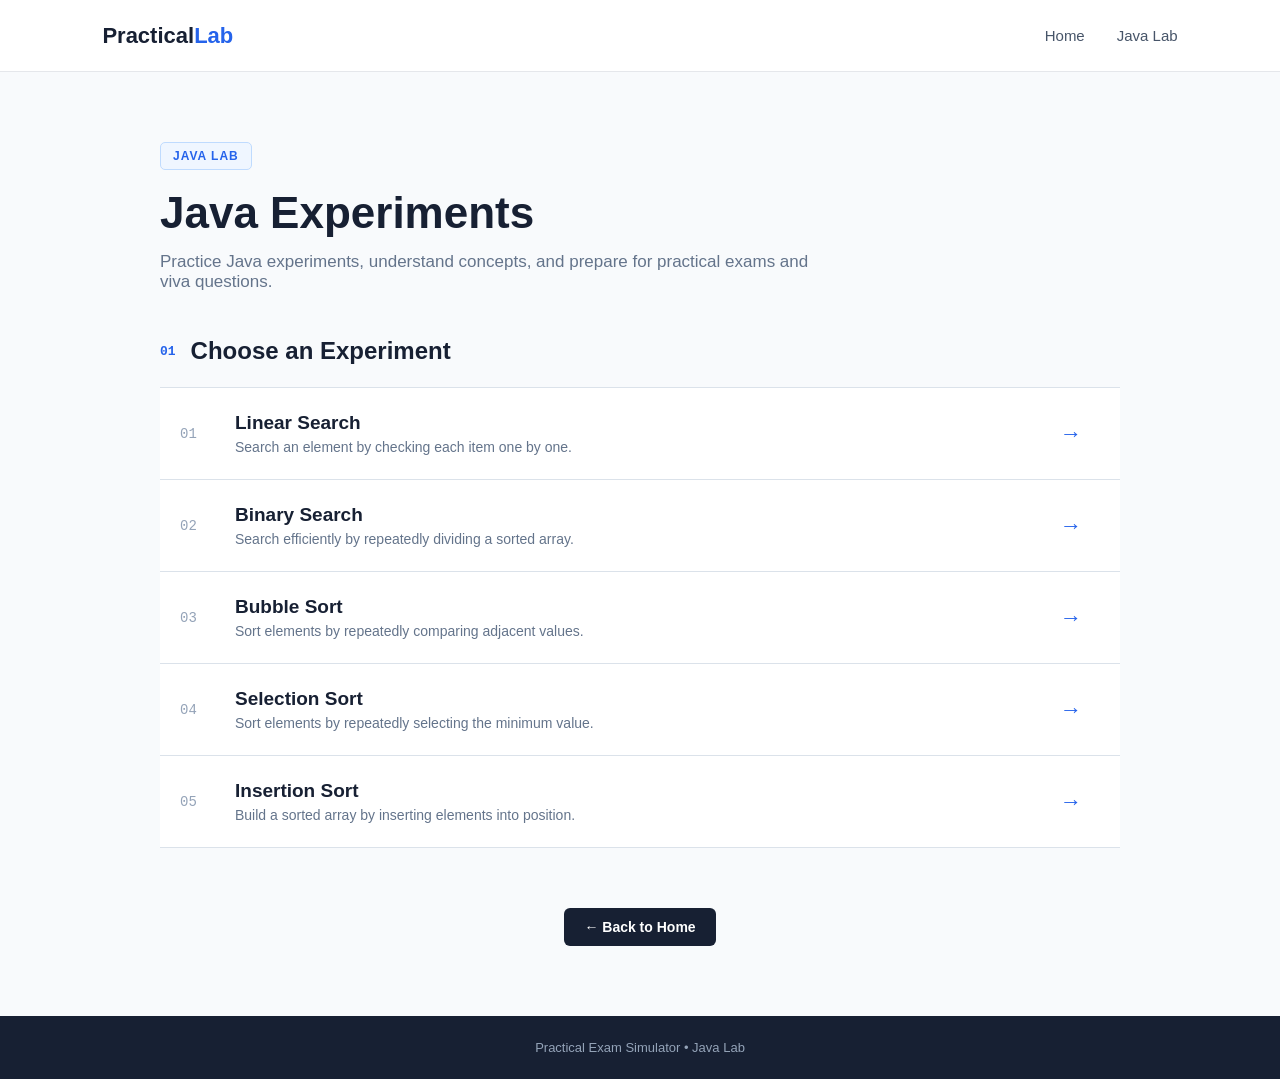
<file: java_lab.html>
<!DOCTYPE html>
<html lang="en">

<head>
    <meta charset="UTF-8">
    <meta name="viewport" content="width=device-width, initial-scale=1.0">

    <title>Java Lab</title>

    <link rel="stylesheet" href="lab.css">
</head>

<body>

    <header class="navbar">

        <div class="logo">
            Practical<span>Lab</span>
        </div>

        <nav>
            <a href="index.html">Home</a>
            <a href="java_lab.html">Java Lab</a>
        </nav>

    </header>


    <main>

        <section class="lab-header">

            <div class="tag">
                JAVA LAB
            </div>

            <h1>Java Experiments</h1>

            <p>
                Practice Java experiments, understand concepts,
                and prepare for practical exams and viva questions.
            </p>

        </section>


        <section class="experiments">

            <div class="section-title">
                <span>01</span>
                <h2>Choose an Experiment</h2>
            </div>


            <div class="experiment-list">

                <a href="Linear_search.html" class="experiment">
                    <span class="number">01</span>

                    <div>
                        <h3>Linear Search</h3>
                        <p>Search an element by checking each item one by one.</p>
                    </div>

                    <span class="arrow">→</span>
                </a>


                <a href="Binary_search.html" class="experiment">
                    <span class="number">02</span>

                    <div>
                        <h3>Binary Search</h3>
                        <p>Search efficiently by repeatedly dividing a sorted array.</p>
                    </div>

                    <span class="arrow">→</span>
                </a>


                <a href="Bubble_sort.html" class="experiment">
                    <span class="number">03</span>

                    <div>
                        <h3>Bubble Sort</h3>
                        <p>Sort elements by repeatedly comparing adjacent values.</p>
                    </div>

                    <span class="arrow">→</span>
                </a>


                <a href="Selection_sort.html" class="experiment">
                    <span class="number">04</span>

                    <div>
                        <h3>Selection Sort</h3>
                        <p>Sort elements by repeatedly selecting the minimum value.</p>
                    </div>

                    <span class="arrow">→</span>
                </a>


                <a href="Insertion_sort.html" class="experiment">
                    <span class="number">05</span>

                    <div>
                        <h3>Insertion Sort</h3>
                        <p>Build a sorted array by inserting elements into position.</p>
                    </div>

                    <span class="arrow">→</span>
                </a>

            </div>

        </section>


        <a href="index.html" class="back-button">
            ← Back to Home
        </a>

    </main>


    <footer>
        <p>Practical Exam Simulator • Java Lab</p>
    </footer>

</body>

</html>
</file>
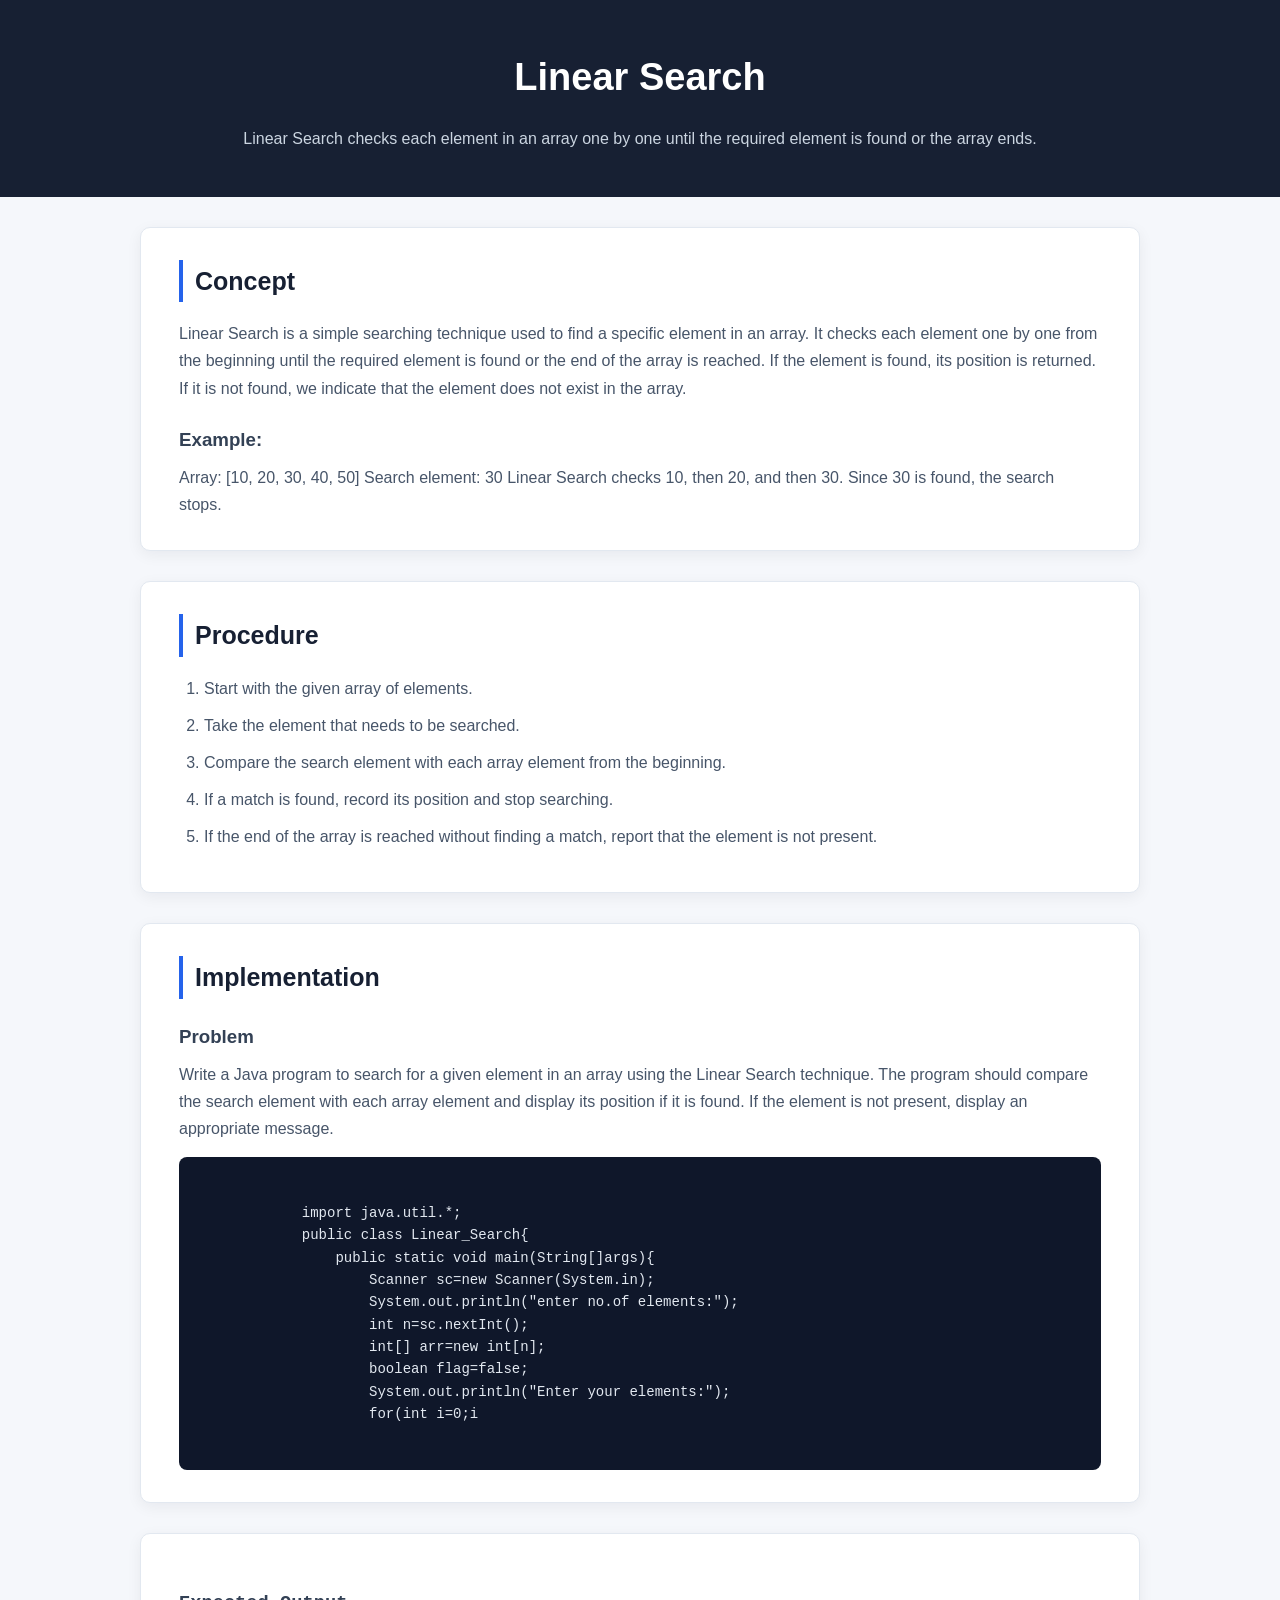
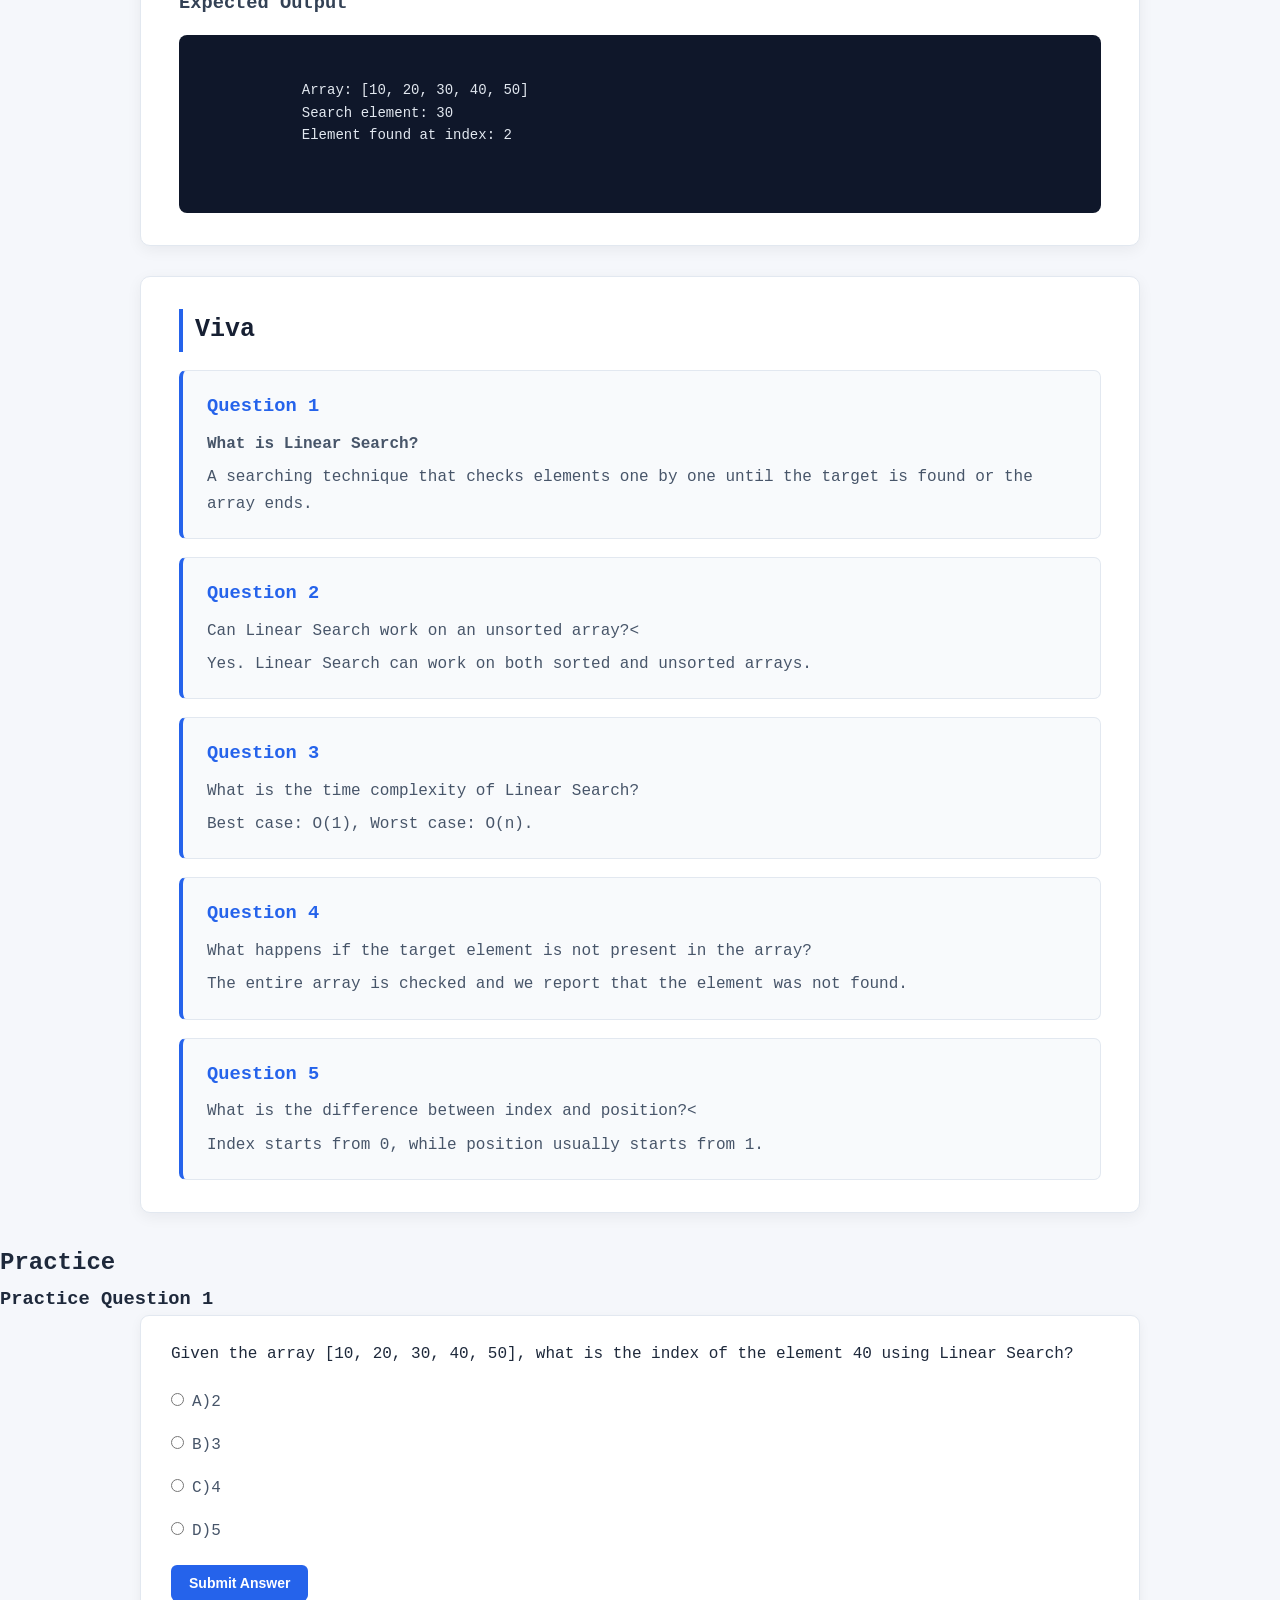
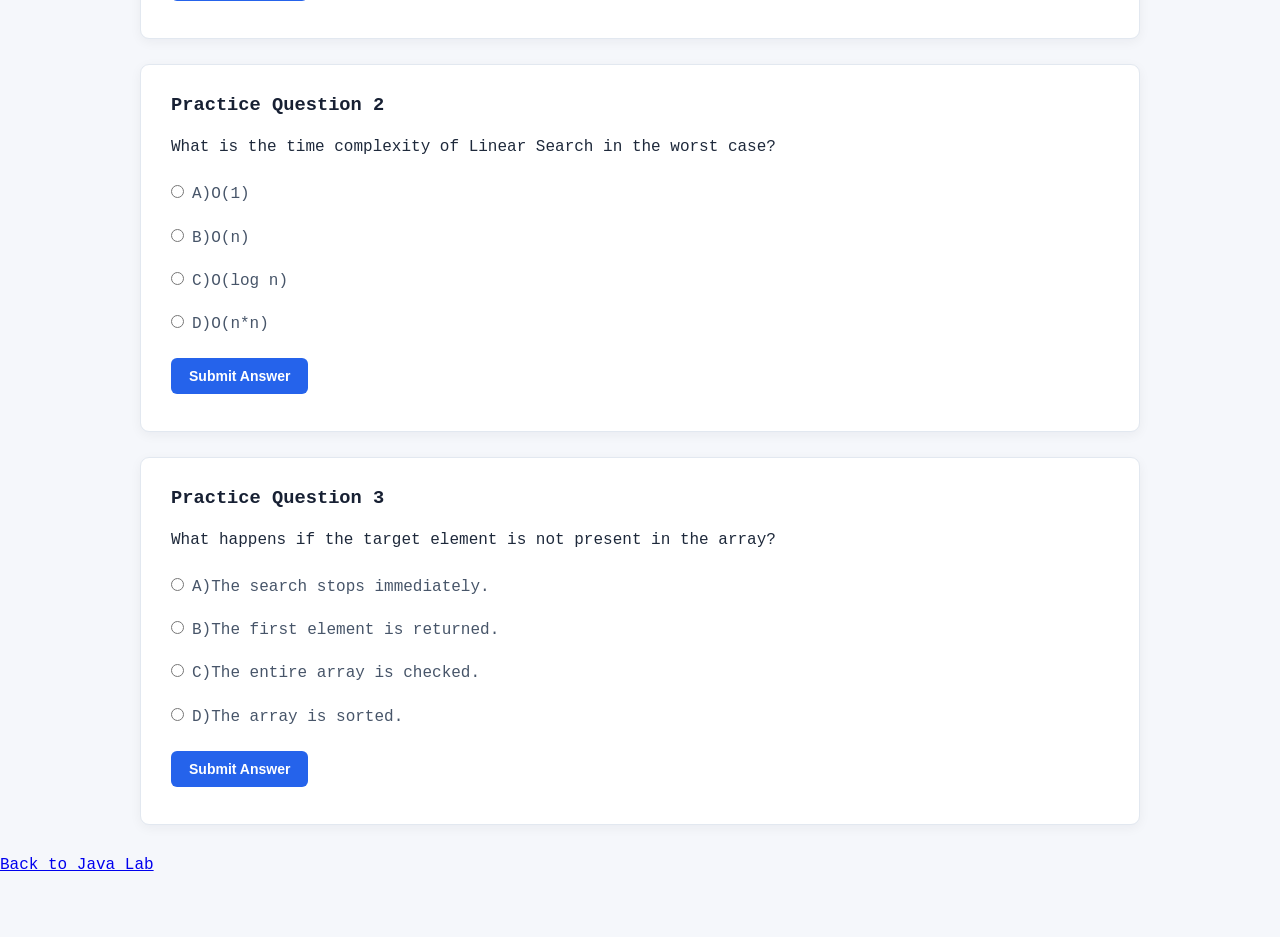
<file: Linear_search.html>
<!DOCTYPE html>
<head>
    <title>Linear Search</title>
    <link rel="stylesheet" href="experiment.css">
</head>
<body>
    <h1>Linear Search</h1>
    <p>Linear Search checks each element in an array one by one until the required element is found or the array ends.</p>
    <div class="section-card">
    <h2>Concept</h2>
    <p>Linear Search is a simple searching technique used to find a specific element in an array. It checks each element one by one from the beginning until the required element is found or the end of the array is reached.
        If the element is found, its position is returned. If it is not found, we indicate that the element does not exist in the array.</p>
        <h3>Example:</h3>
        <p>Array: [10, 20, 30, 40, 50]
        Search element: 30
        Linear Search checks 10, then 20, and then 30. Since 30 is found, the search stops.</p>
        </div>
        <div class="section-card">
        <h2>Procedure</h2>
        <ol>
            <li>Start with the given array of elements.</li>
            <li>Take the element that needs to be searched.</li>
            <li>Compare the search element with each array element from the beginning.</li>
            <li>If a match is found, record its position and stop searching.</li>
            <li>If the end of the array is reached without finding a match, report that the element is not present.</li>
        </ol>
        </div>
        <div class="section-card">
    <h2>Implementation</h2>
    <h3>Problem</h3>
    <p>Write a Java program to search for a given element in an array using the Linear Search technique. The program should compare the search element with each array element and display its position if it is found. If the element is not present, display an appropriate message.</p>    
    <pre>
        <code>
            import java.util.*;
            public class Linear_Search{
                public static void main(String[]args){
                    Scanner sc=new Scanner(System.in);
                    System.out.println("enter no.of elements:");
                    int n=sc.nextInt();
                    int[] arr=new int[n];
                    boolean flag=false;
                    System.out.println("Enter your elements:");
                    for(int i=0;i<arr.length;i++){
                        arr[i]=sc.nextInt();
                    }
                    System.out.println("enter your target element:");
                    int target=sc.nextInt();
                    int i=0;
                    for(i=0;i<arr.length;i++){
                        if(arr[i]==target){
                        flag=true;  
                        break;
                    }
                }
                if(flag){
                    System.out.println("Element found at index:"+i);
                }
                else{
                    System.out.println("Element not found");
                }
                    }
                }
            }
        </code>
        </pre>
        </div>
        <div class="section-card">
        <h3>Expected Output</h3>
    <pre>
        <code>
            Array: [10, 20, 30, 40, 50]
            Search element: 30
            Element found at index: 2
        </code>
    </pre>
    </div>
    <div class="section-card">
        <h2>Viva</h2>
        <div class="viva-card">
            <h3>Question 1</h3>
            <p><strong>What is Linear Search?</strong></p>
            <p>A searching technique that checks elements one by one until the target is found or the array ends.</p>
        </div>
        <div class="viva-card">
            <h3>Question 2</h3>
            <p>Can Linear Search work on an unsorted array?<</p>
            <p>Yes. Linear Search can work on both sorted and unsorted arrays.</p>
        </div>
        <div class="viva-card">
            <h3>Question 3</h3>
            <p>What is the time complexity of Linear Search?</p>
            <p>Best case: O(1), Worst case: O(n).</p>
        </div>
        <div class="viva-card">
            <h3>Question 4</h3>
            <p>What happens if the target element is not present in the array?</p>
            <p>The entire array is checked and we report that the element was not found.</p>
        </div>
        <div class="viva-card">
            <h3>Question 5</h3>
            <p>What is the difference between index and position?<</p>
            <p>Index starts from 0, while position usually starts from 1.</p>
        </div>
    </div>
    <h2>Practice</h2>
    <h3>Practice Question 1</h3>
    <div class="practice-card">
    <p>Given the array [10, 20, 30, 40, 50], what is the index of the element 40 using Linear Search?</p>
    <ul>
        <li><input type="radio" name="question1" value="1">A)2</li>
        <li><input type="radio" name="question1" value="2">B)3</li>
        <li><input type="radio" name="question1" value="3">C)4</li>
        <li><input type="radio" name="question1" value="4">D)5</li>
    </ul>
    <button onclick="checkAnswer(1)">Submit Answer</button>
    <p id="result1"></p>
    </div>
    <div class="practice-card">
    <h3>Practice Question 2</h3>
    <p>What is the time complexity of Linear Search in the worst case?</p>
    <ul>
        <li><input type="radio" name="question2" value="1">A)O(1)</li>
        <li><input type="radio" name="question2" value="2">B)O(n)</li>
        <li><input type="radio" name="question2" value="3">C)O(log n)</li>
        <li><input type="radio" name="question2" value="4">D)O(n*n)</li>
    </ul>
    <button onclick="checkAnswer(2)">Submit Answer</button>
    <p id="result2"></p>
    </div>
    <div class="practice-card">
    <h3>Practice Question 3</h3>
    <p>What happens if the target element is not present in the array?</p>
    <ul>
        <li><input type="radio" name="question3" value="1">A)The search stops immediately.</li>
        <li><input type="radio" name="question3" value="2">B)The first element is returned.</li>
        <li><input type="radio" name="question3" value="3">C)The entire array is checked.</li>
        <li><input type="radio" name="question3" value="4">D)The array is sorted.</li>
    </ul>
    <button onclick="checkAnswer(3)">Submit Answer</button>
    <p id="result3"></p>
    </div>
    <a href="java_lab.html">Back to Java Lab</a>
    <script>
        const question1 = {
                number: 1,
                correctAnswer: 2
            };
            const question2 = {
                number: 2,
                correctAnswer: 2
            };
            const question3 = {
                number: 3,
                correctAnswer: 3
            };
        function checkAnswer(questionNumber){
            
            let currentQuestion;
            if(questionNumber == 1){
                currentQuestion = question1;
            }
            else if(questionNumber == 2){
                currentQuestion = question2;
            }
            else{
                currentQuestion = question3;
            }

            const correctMessage = "correct!";
            const selected = document.querySelector('input[name="question'+questionNumber+'"]:checked');
            const result = document.querySelector("#result"+questionNumber);

            if(selected == null){
                result.textContent = "Please select an answer!";
                return;
            }

            if(selected.value == currentQuestion.correctAnswer){
                result.textContent = "Question "+currentQuestion.number+": "+correctMessage;
            }
            else{
                result.textContent = "Incorrect!The correct Answer is: "+currentQuestion.correctAnswer;   
            }
        }
    </script>
</body>
</file>
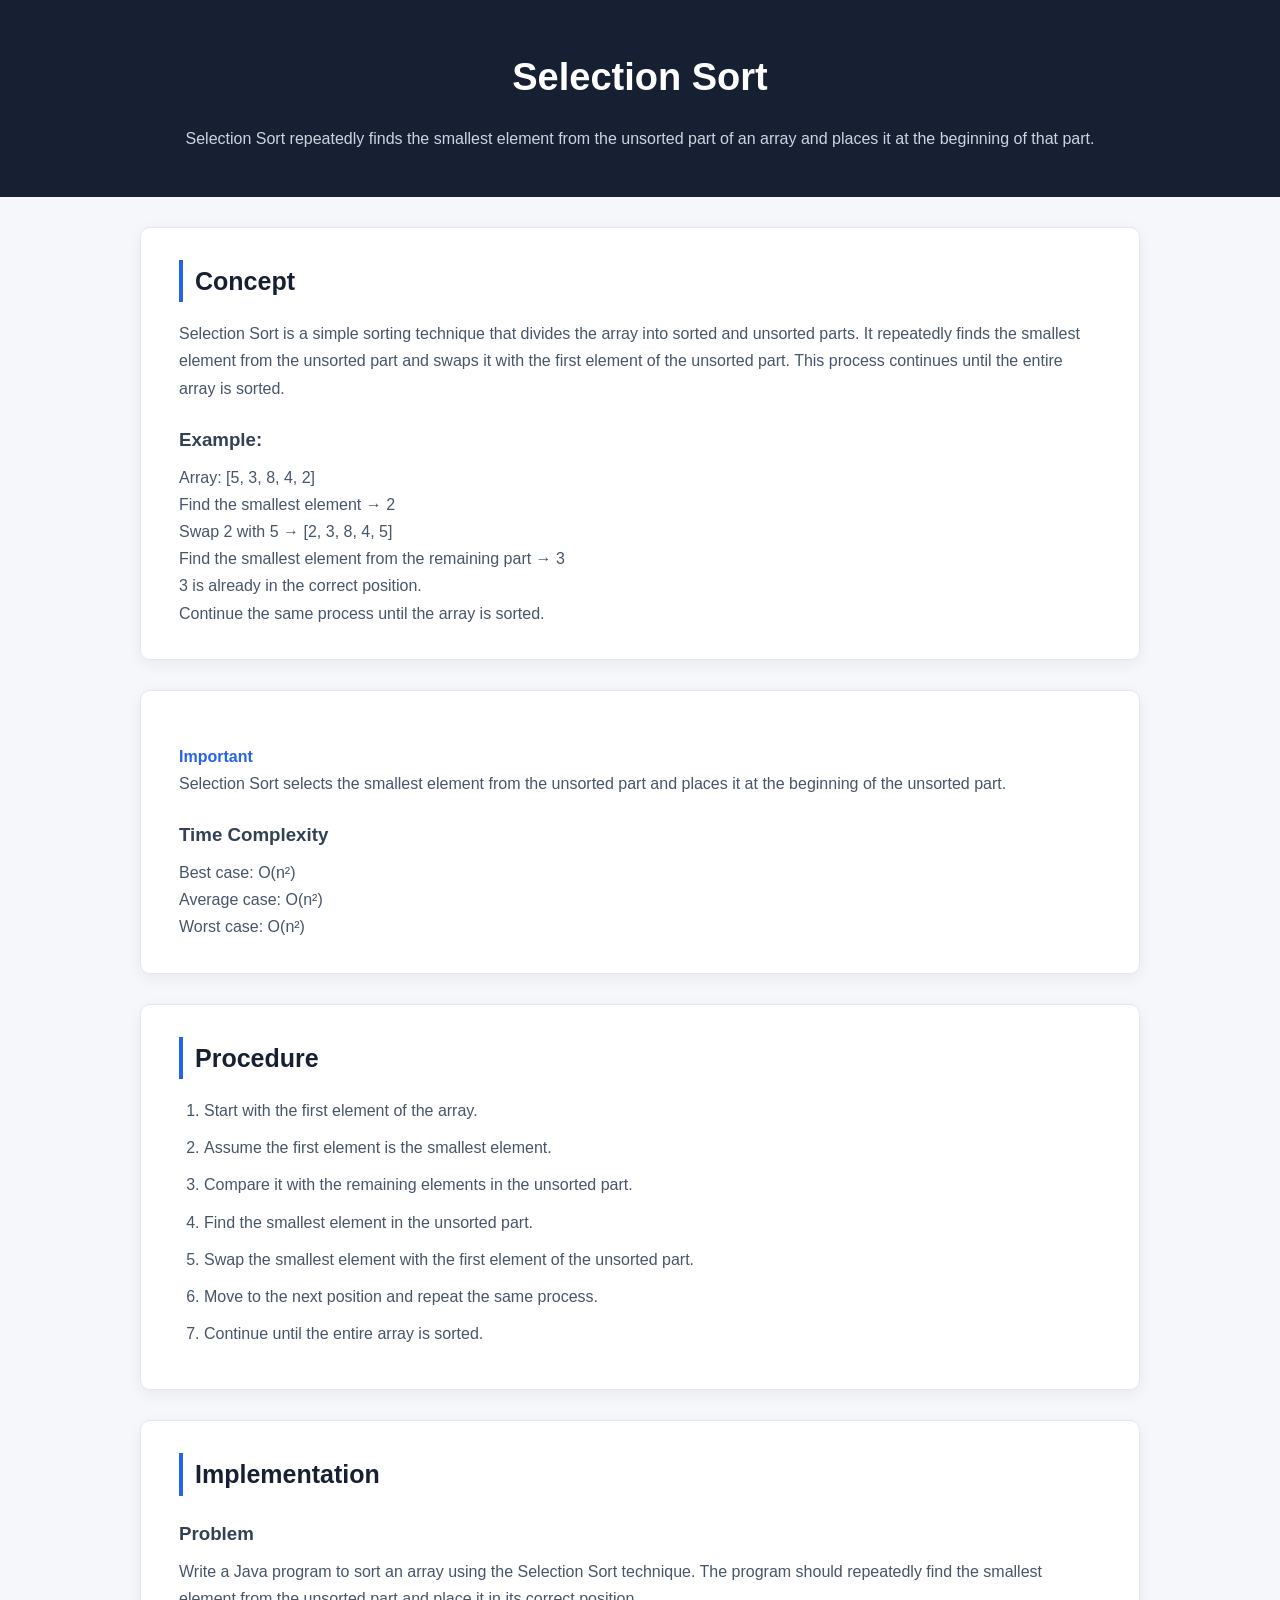
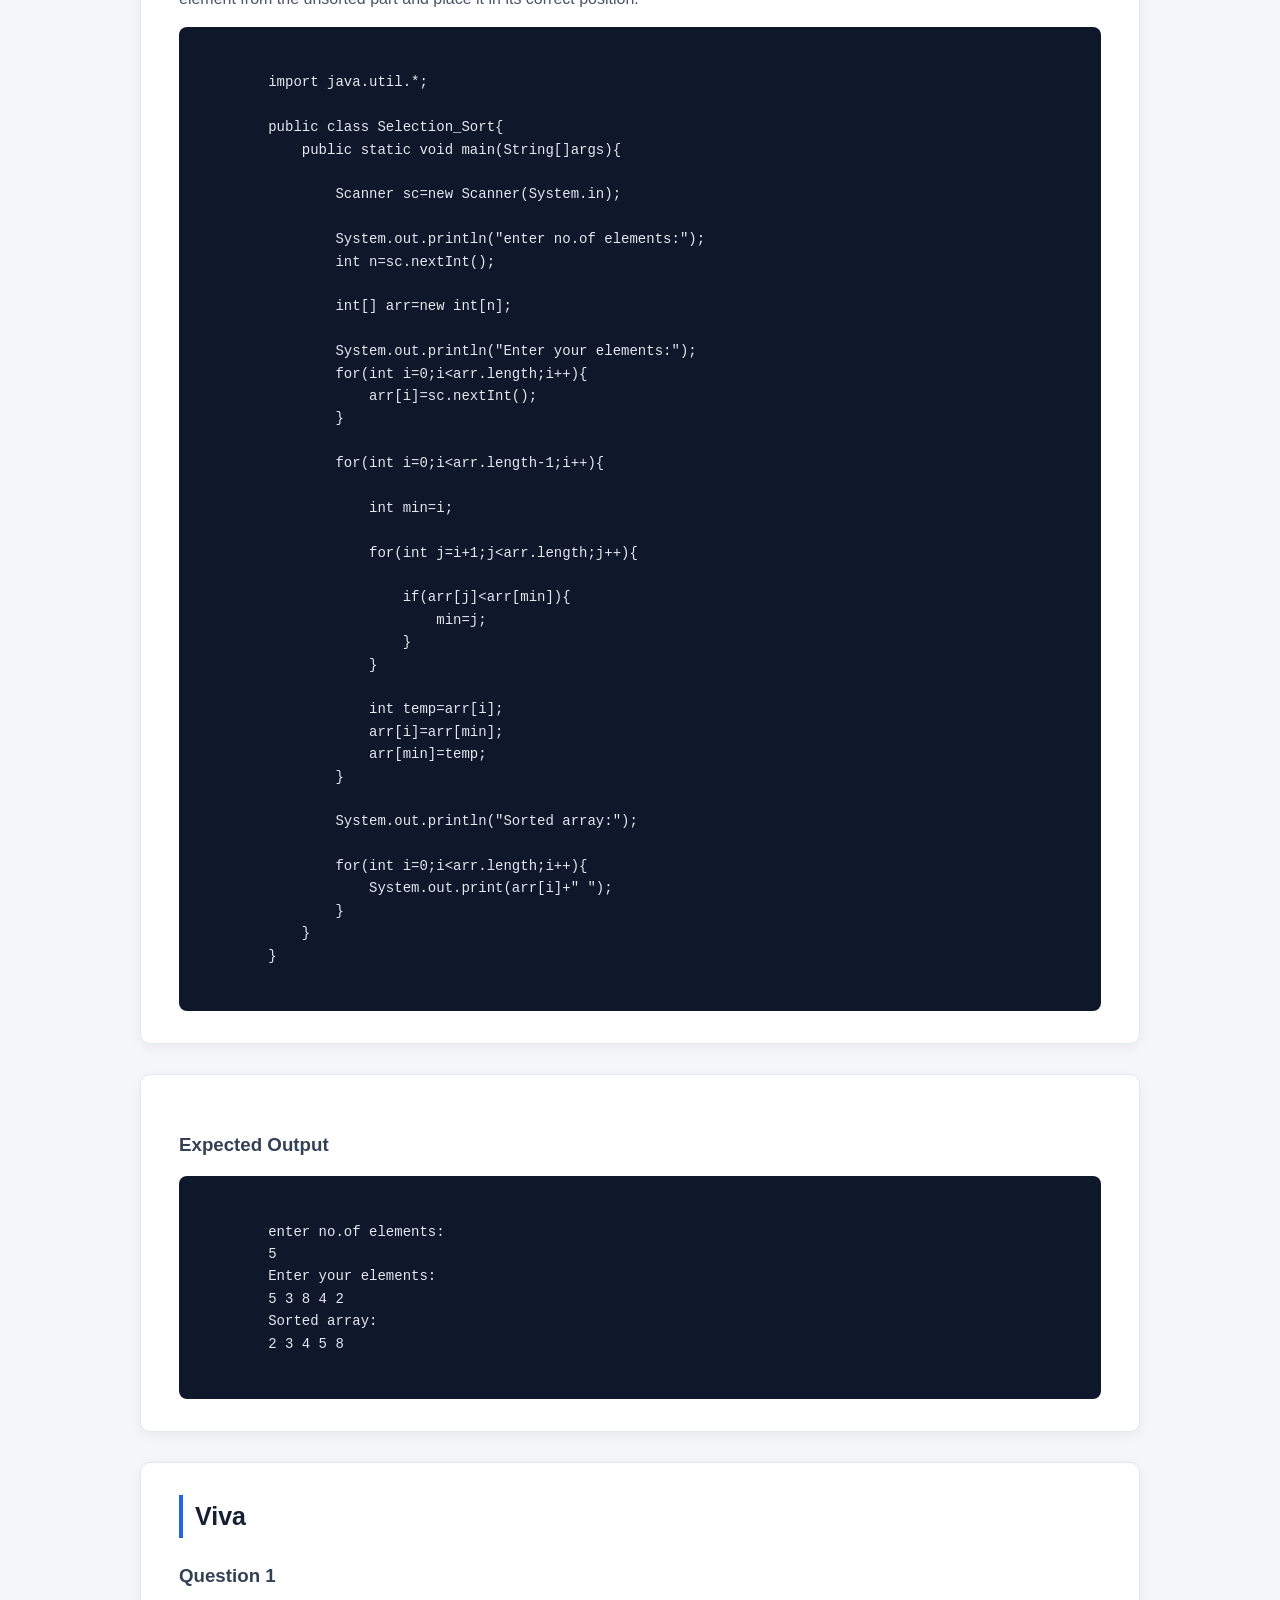
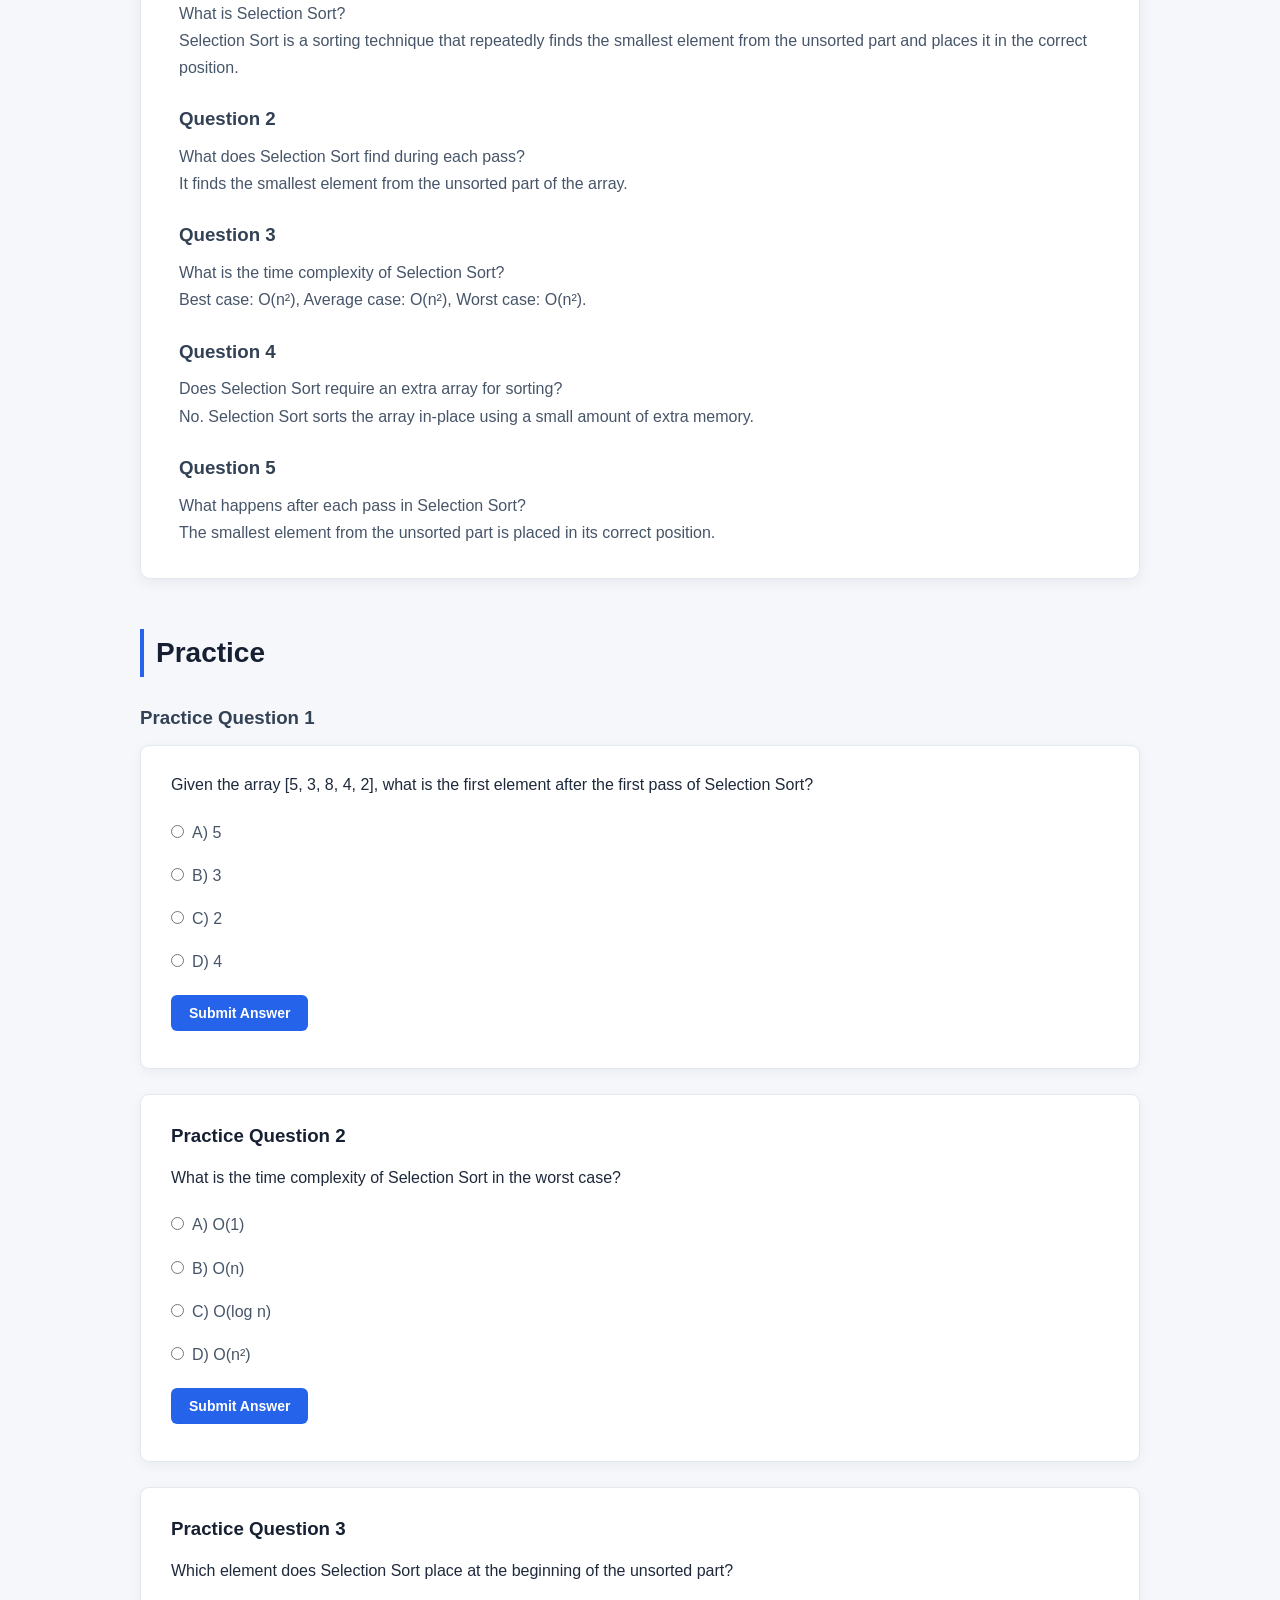
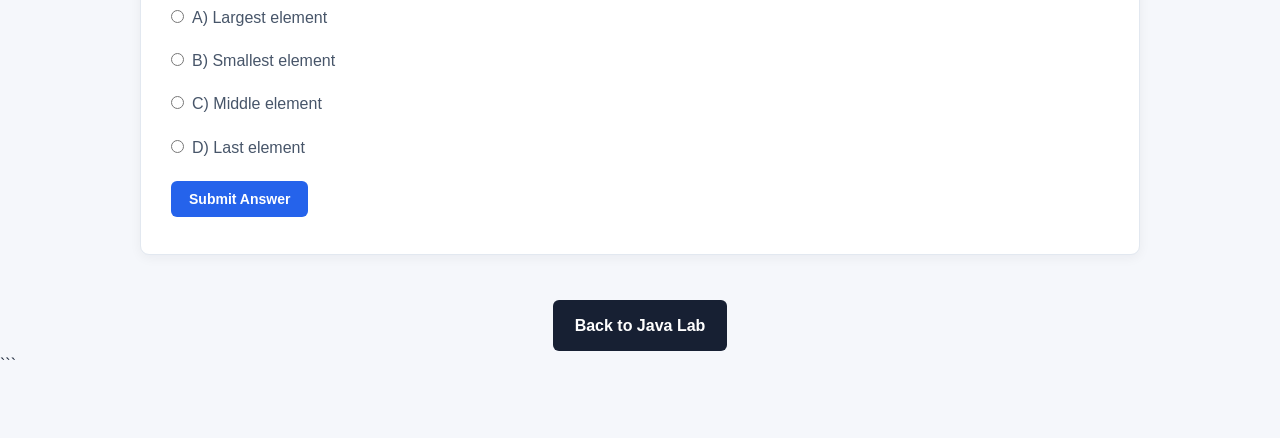
<file: Selection_sort.html>
<!DOCTYPE html>

<head>
    <title>Selection Sort</title>
    <link rel="stylesheet" href="experiment.css">
</head>
<body>
    <h1>Selection Sort</h1>
    <p>Selection Sort repeatedly finds the smallest element from the unsorted part of an array and places it at the beginning of that part.</p>

<div class="section-card">
<h2>Concept</h2>
<p>
    Selection Sort is a simple sorting technique that divides the array into
    sorted and unsorted parts. It repeatedly finds the smallest element from
    the unsorted part and swaps it with the first element of the unsorted part.
    This process continues until the entire array is sorted.
</p>

<h3>Example:</h3>
<p>
    Array: [5, 3, 8, 4, 2]<br>
    Find the smallest element → 2<br>
    Swap 2 with 5 → [2, 3, 8, 4, 5]<br>
    Find the smallest element from the remaining part → 3<br>
    3 is already in the correct position.<br>
    Continue the same process until the array is sorted.
</p>
</div>
<div class="section-card">
<h4>Important</h4>
<p>
    Selection Sort selects the smallest element from the unsorted part
    and places it at the beginning of the unsorted part.
</p>

<h3>Time Complexity</h3>
<p>Best case: O(n²)</p>
<p>Average case: O(n²)</p>
<p>Worst case: O(n²)</p>
</div>
<div class="section-card">
<h2>Procedure</h2>
<ol>
    <li>Start with the first element of the array.</li>
    <li>Assume the first element is the smallest element.</li>
    <li>Compare it with the remaining elements in the unsorted part.</li>
    <li>Find the smallest element in the unsorted part.</li>
    <li>Swap the smallest element with the first element of the unsorted part.</li>
    <li>Move to the next position and repeat the same process.</li>
    <li>Continue until the entire array is sorted.</li>
</ol>
</div>
<div class="section-card">
<h2>Implementation</h2>

<h3>Problem</h3>
<p>
    Write a Java program to sort an array using the Selection Sort technique.
    The program should repeatedly find the smallest element from the unsorted
    part and place it in its correct position.
</p>

<pre>
    <code>
        import java.util.*;

        public class Selection_Sort{
            public static void main(String[]args){

                Scanner sc=new Scanner(System.in);

                System.out.println("enter no.of elements:");
                int n=sc.nextInt();

                int[] arr=new int[n];

                System.out.println("Enter your elements:");
                for(int i=0;i&lt;arr.length;i++){
                    arr[i]=sc.nextInt();
                }

                for(int i=0;i&lt;arr.length-1;i++){

                    int min=i;

                    for(int j=i+1;j&lt;arr.length;j++){

                        if(arr[j]&lt;arr[min]){
                            min=j;
                        }
                    }

                    int temp=arr[i];
                    arr[i]=arr[min];
                    arr[min]=temp;
                }

                System.out.println("Sorted array:");

                for(int i=0;i&lt;arr.length;i++){
                    System.out.print(arr[i]+" ");
                }
            }
        }
    </code>
</pre>
</div>
<div class="section-card">
<h3>Expected Output</h3>
<pre>
    <code>
        enter no.of elements:
        5
        Enter your elements:
        5 3 8 4 2
        Sorted array:
        2 3 4 5 8
    </code>
</pre>
</div>
<div class="section-card">
<h2>Viva</h2>

<h3>Question 1</h3>
<p>What is Selection Sort?</p>
<p>
    Selection Sort is a sorting technique that repeatedly finds the smallest
    element from the unsorted part and places it in the correct position.
</p>

<h3>Question 2</h3>
<p>What does Selection Sort find during each pass?</p>
<p>
    It finds the smallest element from the unsorted part of the array.
</p>

<h3>Question 3</h3>
<p>What is the time complexity of Selection Sort?</p>
<p>
    Best case: O(n²), Average case: O(n²), Worst case: O(n²).
</p>

<h3>Question 4</h3>
<p>Does Selection Sort require an extra array for sorting?</p>
<p>
    No. Selection Sort sorts the array in-place using a small amount of extra memory.
</p>

<h3>Question 5</h3>
<p>What happens after each pass in Selection Sort?</p>
<p>
    The smallest element from the unsorted part is placed in its correct position.
</p>
</div>
<h2>Practice</h2>

<h3>Practice Question 1</h3>
<div class="practice-card">
<p>
    Given the array [5, 3, 8, 4, 2], what is the first element after the first
    pass of Selection Sort?
</p>
<ul>
    <li><input type="radio" name="question1" value="1">A) 5</li>
    <li><input type="radio" name="question1" value="2">B) 3</li>
    <li><input type="radio" name="question1" value="3">C) 2</li>
    <li><input type="radio" name="question1" value="4">D) 4</li>
</ul>
<button onclick="checkAnswer(1)">Submit Answer</button>
<p id="result1"></p>
</div>
<div class="practice-card">
<h3>Practice Question 2</h3>
<p>What is the time complexity of Selection Sort in the worst case?</p>
<ul>
    <li><input type="radio" name="question2" value="1">A) O(1)</li>
    <li><input type="radio" name="question2" value="2">B) O(n)</li>
    <li><input type="radio" name="question2" value="3">C) O(log n)</li>
    <li><input type="radio" name="question2" value="4">D) O(n²)</li>
</ul>
<button onclick="checkAnswer(2)">Submit Answer</button>
<p id="result2"></p>
</div>
<div class="practice-card">
<h3>Practice Question 3</h3>
<p>
    Which element does Selection Sort place at the beginning of the unsorted part?
</p>
<ul>
    <li><input type="radio" name="question3" value="1">A) Largest element</li>
    <li><input type="radio" name="question3" value="2">B) Smallest element</li>
    <li><input type="radio" name="question3" value="3">C) Middle element</li>
    <li><input type="radio" name="question3" value="4">D) Last element</li>
</ul>
<button onclick="checkAnswer(3)">Submit Answer</button>
<p id="result3"></p>
</div>
<a href="java_lab.html">Back to Java Lab</a>

<script>
    const question1 = {
        number: 1,
        correctAnswer: 3
    };

    const question2 = {
        number: 2,
        correctAnswer: 4
    };

    const question3 = {
        number: 3,
        correctAnswer: 2
    };

    function checkAnswer(questionNumber){

        let currentQuestion;

        if(questionNumber == 1){
            currentQuestion = question1;
        }
        else if(questionNumber == 2){
            currentQuestion = question2;
        }
        else{
            currentQuestion = question3;
        }

        const correctMessage = "correct!";
        const selected = document.querySelector(
            'input[name="question'+questionNumber+'"]:checked'
        );

        const result = document.querySelector("#result"+questionNumber);

        if(selected == null){
            result.textContent = "Please select an answer!";
            return;
        }

        if(selected.value == currentQuestion.correctAnswer){
            result.textContent = "Question "+currentQuestion.number+": "+correctMessage;
        }
        else{
            result.textContent =
                "Incorrect! The correct Answer is: "+
                currentQuestion.correctAnswer;
        }
    }
</script>
```

</body>
</file>
<file: style.css>
* {
    margin: 0;
    padding: 0;
    box-sizing: border-box;
}

body {
    font-family: Arial, Helvetica, sans-serif;
    background: #f8fafc;
    color: #172033;
    line-height: 1.6;
}


/* =========================
   NAVBAR
========================= */

.navbar {
    height: 72px;
    padding: 0 8%;
    display: flex;
    align-items: center;
    justify-content: space-between;

    background: #ffffff;
    border-bottom: 1px solid #e5e7eb;
}

.logo {
    font-size: 22px;
    font-weight: 700;
    color: #172033;
}

.logo span {
    color: #2563eb;
}

.navbar nav {
    display: flex;
    gap: 32px;
}

.navbar nav a {
    color: #475569;
    text-decoration: none;
    font-size: 15px;
    font-weight: 500;
    transition: 0.2s;
}

.navbar nav a:hover {
    color: #2563eb;
}


/* =========================
   HERO
========================= */

.hero {
    max-width: 1180px;
    min-height: 520px;
    margin: auto;
    padding: 80px 40px;

    display: flex;
    align-items: center;
    justify-content: space-between;
    gap: 70px;
}

.hero-content {
    max-width: 650px;
}

.tag {
    display: inline-block;

    padding: 7px 13px;
    margin-bottom: 22px;

    border: 1px solid #bfdbfe;
    border-radius: 5px;

    color: #2563eb;
    background: #eff6ff;

    font-size: 12px;
    font-weight: 700;
    letter-spacing: 1px;
}

.hero h1 {
    font-size: 52px;
    line-height: 1.12;
    letter-spacing: -1.5px;
    color: #172033;
    margin-bottom: 22px;
}

.hero h1 span {
    color: #2563eb;
}

.hero-content > p {
    max-width: 570px;
    font-size: 18px;
    color: #64748b;
    margin-bottom: 32px;
}

.start-btn {
    display: inline-flex;
    align-items: center;
    gap: 14px;

    padding: 14px 22px;

    background: #172033;
    color: white;

    text-decoration: none;
    border-radius: 6px;

    font-size: 15px;
    font-weight: 600;

    transition: 0.2s;
}

.start-btn:hover {
    background: #2563eb;
    transform: translateY(-2px);
}

.start-btn span {
    font-size: 20px;
}


/* =========================
   HERO BOX
========================= */

.hero-box {
    width: 330px;
    min-height: 300px;

    padding: 40px;

    background: #172033;
    color: white;

    border-radius: 12px;

    display: flex;
    flex-direction: column;
    justify-content: center;

    box-shadow: 0 20px 45px rgba(15, 23, 42, 0.15);
}

.code-symbol {
    font-family: monospace;
    font-size: 55px;
    font-weight: bold;
    color: #60a5fa;
    margin-bottom: 25px;
}

.hero-box h3 {
    font-size: 21px;
    margin-bottom: 12px;
}

.hero-box p {
    color: #cbd5e1;
    font-size: 15px;
}


/* =========================
   FEATURES
========================= */

.features {
    background: #ffffff;
    border-top: 1px solid #e5e7eb;

    padding: 70px 8%;
}

.section-heading {
    max-width: 1180px;
    margin: 0 auto 40px;
}

.small-title {
    color: #2563eb;
    font-size: 12px;
    font-weight: 700;
    letter-spacing: 1.5px;
    margin-bottom: 8px;
}

.section-heading h2 {
    font-size: 32px;
    color: #172033;
}


/* Feature layout */

.feature-container {
    max-width: 1180px;
    margin: auto;

    display: grid;
    grid-template-columns: repeat(3, 1fr);

    border-top: 1px solid #e5e7eb;
}

.feature {
    padding: 32px 30px;

    border-right: 1px solid #e5e7eb;
}

.feature:first-child {
    border-left: 1px solid #e5e7eb;
}

.feature-number {
    color: #2563eb;
    font-family: monospace;
    font-size: 14px;
    font-weight: bold;

    margin-bottom: 28px;
}

.feature h3 {
    font-size: 20px;
    margin-bottom: 10px;
    color: #172033;
}

.feature p {
    font-size: 15px;
    color: #64748b;
}


/* =========================
   FOOTER
========================= */

footer {
    padding: 25px;
    text-align: center;

    background: #172033;
    color: #94a3b8;

    font-size: 13px;
}


/* =========================
   RESPONSIVE
========================= */

@media (max-width: 850px) {

    .hero {
        flex-direction: column;
        align-items: flex-start;
        padding: 60px 25px;
    }

    .hero h1 {
        font-size: 42px;
    }

    .hero-box {
        width: 100%;
    }

    .feature-container {
        grid-template-columns: 1fr;
    }

    .feature {
        border-left: 1px solid #e5e7eb;
        border-bottom: 1px solid #e5e7eb;
    }

    .feature:first-child {
        border-left: 1px solid #e5e7eb;
    }
}


@media (max-width: 600px) {

    .navbar {
        padding: 0 20px;
    }

    .navbar nav {
        gap: 15px;
    }

    .hero h1 {
        font-size: 36px;
    }

    .hero-content > p {
        font-size: 16px;
    }
}
</file>
<file: experiment.css>
* {
    margin: 0;
    padding: 0;
    box-sizing: border-box;
}

body {
    font-family: Arial, Helvetica, sans-serif;
    background: #f5f7fb;
    color: #1e293b;
    line-height: 1.7;
    padding-bottom: 60px;
}


/* =========================
   PAGE HEADER
========================= */

body > h1 {
    background: #172033;
    color: white;
    padding: 45px 20px 15px;
    text-align: center;
    font-size: 38px;
}

body > h1 + p {
    background: #172033;
    color: #cbd5e1;
    text-align: center;
    padding: 0 20px 45px;
    font-size: 16px;
}


/* =========================
   SECTION CARDS
========================= */

.section-card {
    max-width: 1000px;
    margin: 30px auto;
    padding: 32px 38px;

    background: white;
    border: 1px solid #e2e8f0;
    border-radius: 10px;

    box-shadow: 0 4px 15px rgba(15, 23, 42, 0.06);
}

.section-card h2 {
    color: #172033;
    font-size: 25px;
    margin-bottom: 18px;
    border-left: 4px solid #2563eb;
    padding-left: 12px;
}

.section-card h3 {
    color: #334155;
    margin-top: 22px;
    margin-bottom: 8px;
}

.section-card h4 {
    color: #2563eb;
    margin-top: 20px;
}

.section-card p {
    color: #475569;
    font-size: 16px;
}


/* =========================
   PROCEDURE LIST
========================= */

.section-card ol {
    padding-left: 25px;
}

.section-card ol li {
    margin-bottom: 10px;
    color: #475569;
}


/* =========================
   CODE
========================= */

pre {
    margin-top: 15px;
    padding: 22px;

    background: #0f172a;
    color: #e2e8f0;

    border-radius: 8px;
    overflow-x: auto;

    font-family: Consolas, monospace;
    font-size: 14px;
    line-height: 1.6;
}

code {
    font-family: Consolas, monospace;
}


/* =========================
   VIVA
========================= */

.viva-card {
    margin-top: 18px;
    padding: 20px 24px;

    background: #f8fafc;
    border: 1px solid #e2e8f0;
    border-left: 4px solid #2563eb;

    border-radius: 7px;
}

.viva-card h3 {
    margin-top: 0;
    color: #2563eb;
}

.viva-card p {
    margin-top: 6px;
}


/* =========================
   PRACTICE
========================= */

body > h2 {
    max-width: 1000px;
    margin: 50px auto 20px;

    font-size: 28px;
    color: #172033;

    border-left: 4px solid #2563eb;
    padding-left: 12px;
}

body > h3 {
    max-width: 1000px;
    margin: 25px auto 12px;
    color: #334155;
}

.practice-card {
    max-width: 1000px;
    margin: 0 auto 25px;
    padding: 25px 30px;

    background: white;
    border: 1px solid #e2e8f0;
    border-radius: 9px;

    box-shadow: 0 3px 12px rgba(15, 23, 42, 0.05);
}

.practice-card h3 {
    color: #172033;
    margin-bottom: 12px;
}

.practice-card ul {
    list-style: none;
    padding: 12px 0;
}

.practice-card li {
    padding: 8px 0;
    color: #475569;
}

.practice-card input {
    margin-right: 8px;
}

button {
    padding: 10px 18px;

    border: none;
    border-radius: 6px;

    background: #2563eb;
    color: white;

    font-size: 14px;
    font-weight: 600;

    cursor: pointer;
    transition: 0.2s;
}

button:hover {
    background: #1d4ed8;
    transform: translateY(-1px);
}

.practice-card p[id^="result"] {
    margin-top: 12px;
    font-weight: 600;
}


/* =========================
   BACK BUTTON
========================= */

body > a {
    display: block;
    width: fit-content;

    margin: 45px auto 0;
    padding: 12px 22px;

    background: #172033;
    color: white;

    text-decoration: none;
    border-radius: 6px;

    font-weight: 600;
    transition: 0.2s;
}

body > a:hover {
    background: #2563eb;
}


/* =========================
   MOBILE
========================= */

@media (max-width: 700px) {

    body > h1 {
        font-size: 30px;
    }

    .section-card,
    .practice-card {
        margin-left: 15px;
        margin-right: 15px;
        padding: 24px 20px;
    }

    body > h2,
    body > h3 {
        margin-left: 15px;
        margin-right: 15px;
    }

    pre {
        font-size: 12px;
    }
}
</file>
<file: lab.css>
* {
    margin: 0;
    padding: 0;
    box-sizing: border-box;
}

body {
    font-family: Arial, Helvetica, sans-serif;
    background: #f8fafc;
    color: #172033;
}


/* NAVBAR */

.navbar {
    height: 72px;
    padding: 0 8%;

    display: flex;
    align-items: center;
    justify-content: space-between;

    background: white;
    border-bottom: 1px solid #e5e7eb;
}

.logo {
    font-size: 22px;
    font-weight: 700;
}

.logo span {
    color: #2563eb;
}

.navbar nav {
    display: flex;
    gap: 32px;
}

.navbar nav a {
    text-decoration: none;
    color: #475569;
    font-size: 15px;
}

.navbar nav a:hover {
    color: #2563eb;
}


/* HEADER */

.lab-header {
    max-width: 1000px;
    margin: auto;
    padding: 70px 20px 45px;
}

.tag {
    display: inline-block;

    padding: 6px 12px;

    background: #eff6ff;
    border: 1px solid #bfdbfe;
    border-radius: 5px;

    color: #2563eb;

    font-size: 12px;
    font-weight: 700;
    letter-spacing: 1px;

    margin-bottom: 18px;
}

.lab-header h1 {
    font-size: 44px;
    margin-bottom: 14px;
}

.lab-header p {
    max-width: 650px;
    color: #64748b;
    font-size: 17px;
}


/* EXPERIMENTS */

.experiments {
    max-width: 1000px;
    margin: auto;
    padding: 0 20px 60px;
}

.section-title {
    display: flex;
    align-items: center;
    gap: 15px;

    margin-bottom: 22px;
}

.section-title span {
    color: #2563eb;
    font-family: monospace;
    font-weight: bold;
}

.section-title h2 {
    font-size: 24px;
}


/* EXPERIMENT LIST */

.experiment-list {
    border-top: 1px solid #dbe2ea;
}

.experiment {
    display: grid;
    grid-template-columns: 55px 1fr 40px;
    align-items: center;

    padding: 24px 20px;

    text-decoration: none;
    color: inherit;

    background: white;

    border-bottom: 1px solid #dbe2ea;

    transition: 0.2s;
}

.experiment:hover {
    background: #f1f5f9;
    padding-left: 27px;
}

.number {
    color: #94a3b8;
    font-family: monospace;
    font-size: 14px;
}

.experiment h3 {
    font-size: 19px;
    margin-bottom: 5px;
}

.experiment p {
    color: #64748b;
    font-size: 14px;
}

.arrow {
    font-size: 22px;
    color: #2563eb;

    transition: 0.2s;
}

.experiment:hover .arrow {
    transform: translateX(5px);
}


/* BACK BUTTON */

.back-button {
    display: block;
    width: fit-content;

    margin: 0 auto 70px;

    padding: 11px 20px;

    background: #172033;
    color: white;

    text-decoration: none;

    border-radius: 6px;

    font-size: 14px;
    font-weight: 600;
}

.back-button:hover {
    background: #2563eb;
}


/* FOOTER */

footer {
    padding: 24px;

    text-align: center;

    background: #172033;
    color: #94a3b8;

    font-size: 13px;
}


/* MOBILE */

@media (max-width: 650px) {

    .navbar {
        padding: 0 20px;
    }

    .navbar nav {
        gap: 15px;
    }

    .lab-header {
        padding-top: 50px;
    }

    .lab-header h1 {
        font-size: 36px;
    }

    .experiment {
        grid-template-columns: 40px 1fr 30px;
        padding: 20px 10px;
    }
}
</file>
